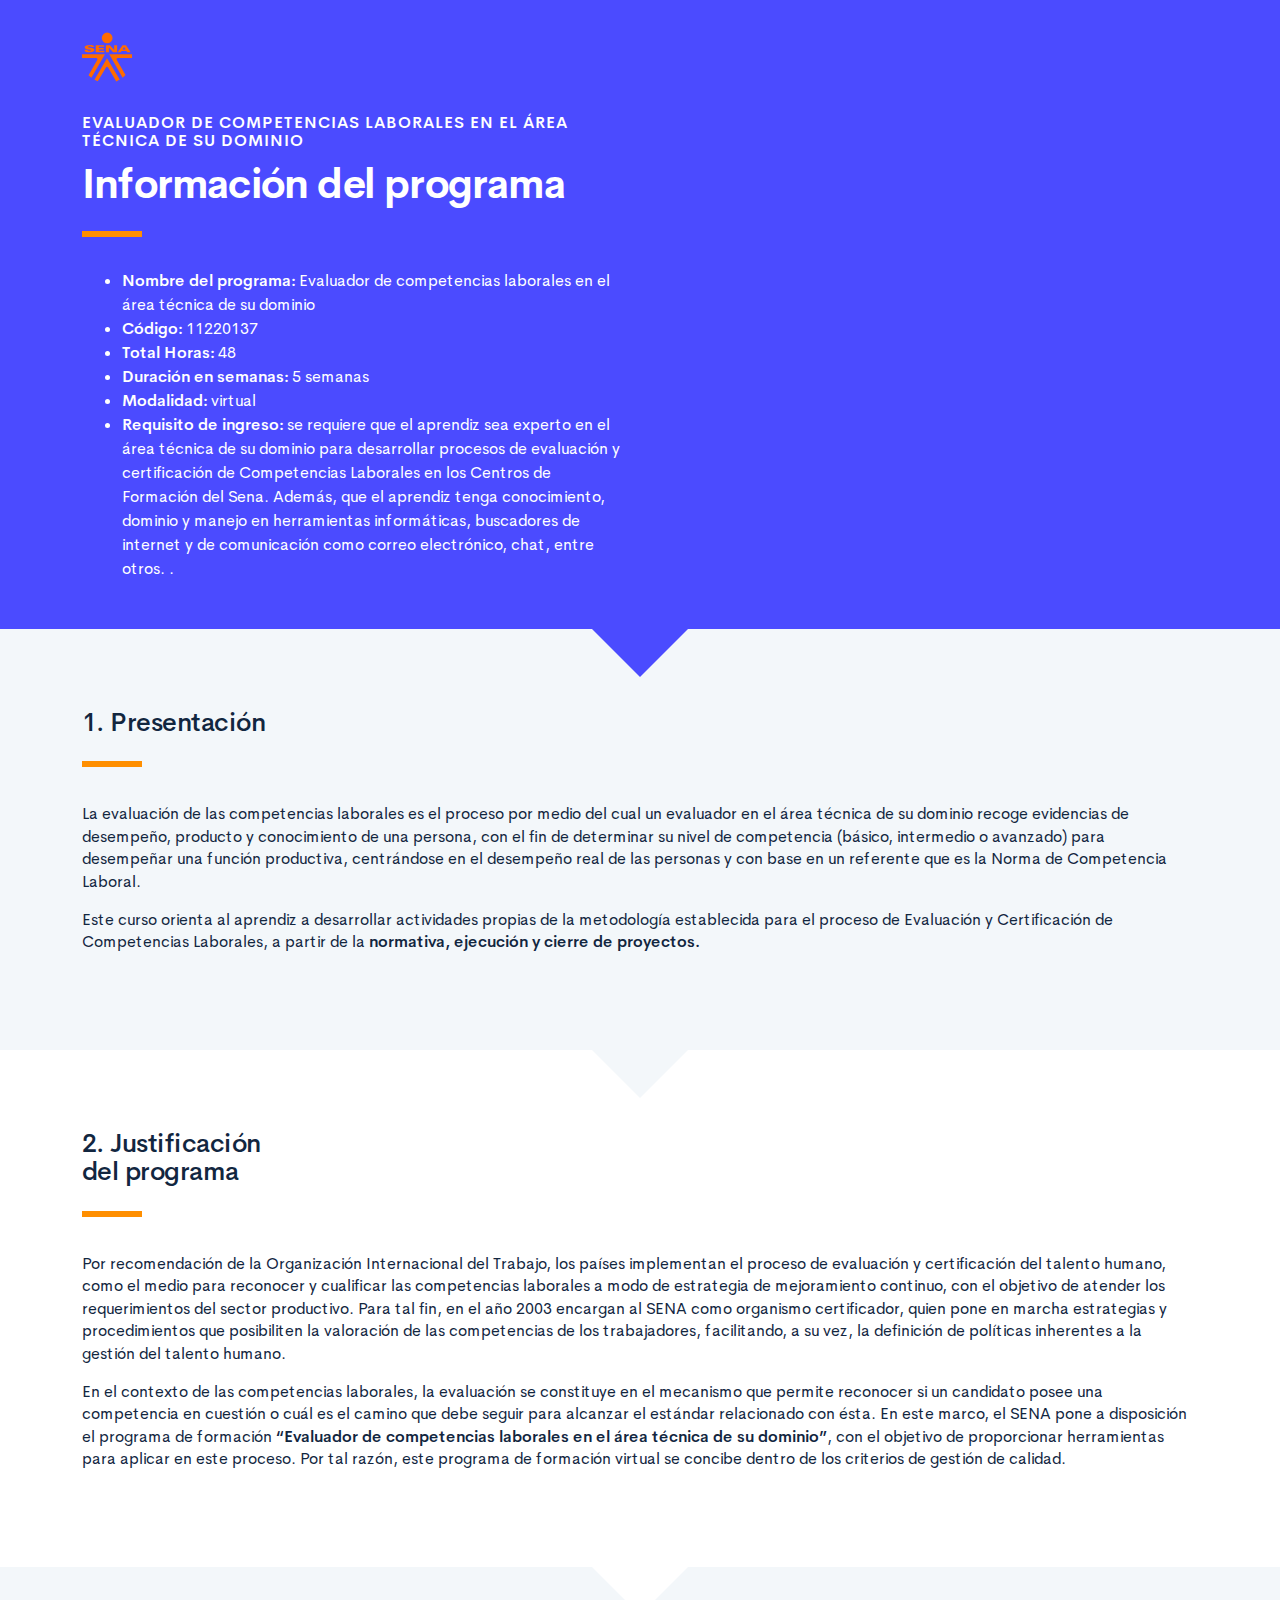
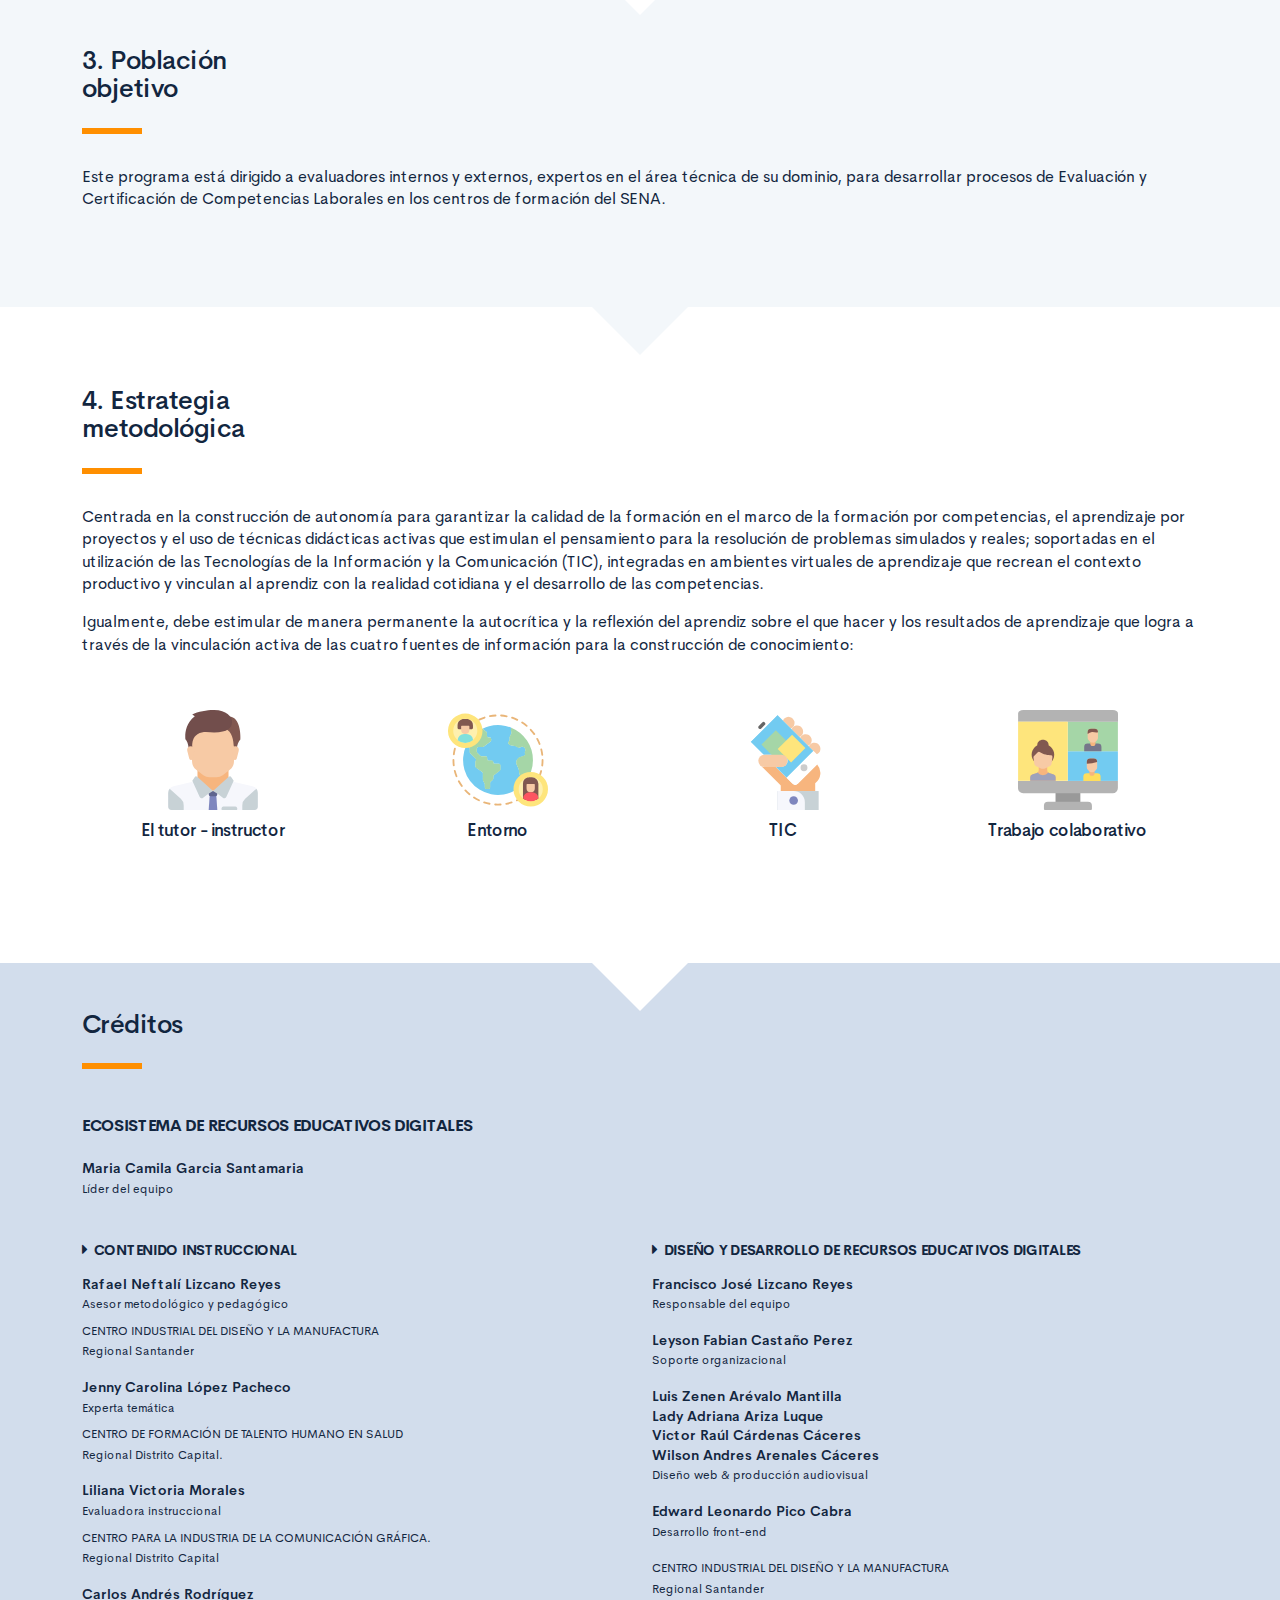
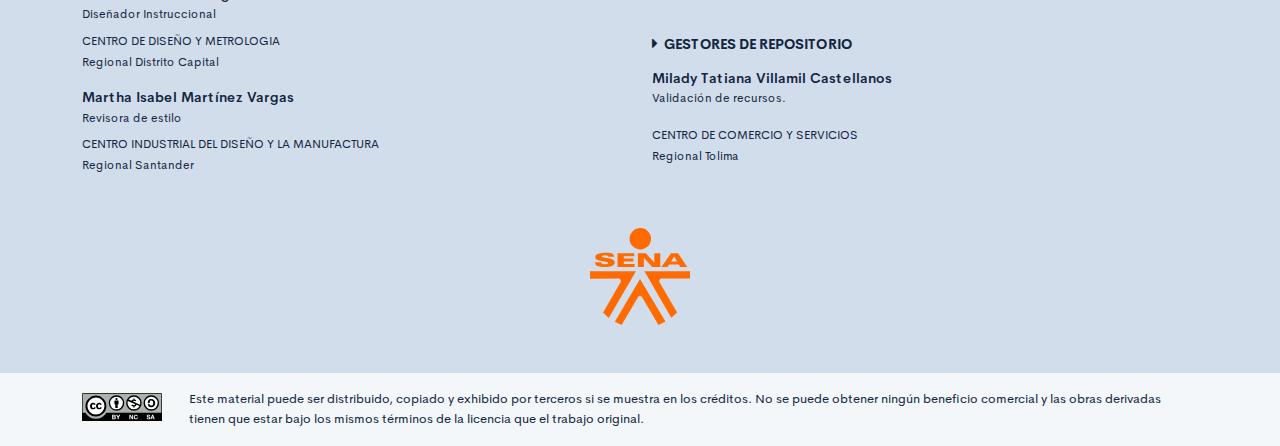
<file: public/info.html>
<!DOCTYPE html>
<html lang="es">
    <head>
        <meta charset="UTF-8">
        <meta name="viewport" content="width=device-width, user-scalable=no, initial-scale=1.0, maximum-scale=1.0, minimum-scale=1.0">
        <title>Información del programa: Salud Penitenciaria</title>
        <meta meta name="description" content="Ruta de aprendizaje programa Salud penitenciaria.">
        <link rel="icon" type="image/svg+xml" href="assets/images/logos/senaLogo.svg">
        <link rel="stylesheet" href="assets/fonts/feather/feather.css">
        <link rel="stylesheet" href="assets/fonts/fontawesome/css/font-awesome.css">
        <link href="assets/css/fancybox.css" rel="stylesheet">
        <link href="assets/css/animate.css" rel="stylesheet">
        <link rel="stylesheet" href="assets/css/main.css">
    </head>
    <body class="theme-dark page-header-textura" id="page-home">
        <header class="curso-presentacion page-header" id="CursoPresentacion">
            <div class="page-textura">
                <div class="container">
                    <div class="curso-topbar justify-content-center justify-content-md-start"><a class="curso-topbar__logo"><svg xmlns="http://www.w3.org/2000/svg" width="168.273" height="164.177" viewBox="0 0 168.273 164.177">
                                <path id="SENA_LOGO" data-name="SENA LOGO" d="M85.349,1a18.09,18.09,0,1,0,18.09,18.09h0A18.1,18.1,0,0,0,85.349,1ZM25.617,42.983a33.722,33.722,0,0,0-9.386,1.024,11.156,11.156,0,0,0-5.12,2.56A5.346,5.346,0,0,0,10.086,52.2c.683,1.707,2.56,2.9,4.608,3.584,4.437,1.536,9.386,1.877,13.994,2.731a5.1,5.1,0,0,1,2.389,1.024,1.369,1.369,0,0,1-.683,2.048,9.146,9.146,0,0,1-5.291.683A8.354,8.354,0,0,1,20.5,61.244a1.962,1.962,0,0,1-.853-2.389H9.233A7.663,7.663,0,0,0,10.6,63.463a7.59,7.59,0,0,0,4.267,2.389A28.541,28.541,0,0,0,23.4,66.876,52.426,52.426,0,0,0,35,66.023a11.043,11.043,0,0,0,5.8-2.9,5.358,5.358,0,0,0-1.365-8.533,21.267,21.267,0,0,0-5.8-2.048c-3.072-.683-5.973-1.024-9.045-1.536a9.114,9.114,0,0,1-3.072-.853,1.226,1.226,0,0,1,0-2.219,9.369,9.369,0,0,1,4.437-.683,10.554,10.554,0,0,1,4.608.853A1.877,1.877,0,0,1,31.59,49.81h9.9a5.669,5.669,0,0,0-1.195-3.584A8.875,8.875,0,0,0,35.515,43.5c-3.584-.341-6.827-.512-9.9-.512Zm21.333.683V67.217H75.792V62.1H57.531V57.489H73.744V52.54H57.531V48.786H75.109v-5.12Zm47.615,0H81.253V67.217H91.322V51.346l13.824,15.872h13.824V43.666H108.9v15.7Zm42.495,0L120.676,67.217h10.581l2.56-4.267H150.2l2.389,4.267h11.776l-15.53-23.551ZM142.35,49.3l5.12,8.533h-10.41ZM.7,74.044l.171,12.8L49,86.673c2.389.512,3.925,2.048,3.413,5.8l-29.7,51.711,9.557,9.045L78.01,74.044Zm91.646,0L137.4,152.89l9.9-8.874L117.433,92.3c-.512-3.584.853-5.291,3.413-5.8l48.127.171V74.044ZM84.837,87.185,42.512,159.546l11.264,5.461,28.159-47.615a4.283,4.283,0,0,1,2.9-1.195,4.681,4.681,0,0,1,3.072,1.195l28.159,47.786,11.605-5.973Z" transform="translate(-0.7 -1)" fill="#FF6B00" />
                            </svg>
                        </a></div>
                    <div class="curso-portada">
                        <div class="row align-items-center">
                            <div class="col-12 col-lg-6">
                                <h3 class="curso-subtitulo">Evaluador de competencias laborales en el área técnica de su dominio</h3>
                                <h1 class="curso-titulo">Información del programa</h1>
                                <div class="brand-line-primary"></div>
                                <p class="curso-descripcion">
                                <ul class="bg-brand-color-dark text-white">
                                    <li> <span><strong>Nombre del programa:</strong> Evaluador de competencias laborales en el área técnica de su dominio</span></li>
                                    <li> <span><strong>Código:</strong> 11220137</span></li>
                                    <li> <span><strong>Total Horas:</strong> 48</span></li>
                                    <li> <span><strong>Duración en semanas:</strong> 5 semanas</span></li>
                                    <li> <span><strong>Modalidad:</strong> virtual</span></li>
                                    <li> <span><strong>Requisito de ingreso:</strong> se requiere que el aprendiz sea experto en el área técnica de su dominio para desarrollar procesos de evaluación y certificación de Competencias Laborales en los Centros de Formación del Sena. Además, que el aprendiz tenga conocimiento, dominio y manejo en herramientas informáticas, buscadores de internet y de comunicación como correo electrónico, chat, entre otros. </i>.</span></li>
                                </ul>
                                </p>
                            </div>
                            <div class="col-12 col-lg-6">
                                <div class="embed-responsive embed-responsive-16by9"><iframe class="embed-responsive-item" width="560" height="315" src="https://www.youtube.com/embed/yAttOSxoYdc" frameborder="0" allow="accelerometer; autoplay; encrypted-media; gyroscope; picture-in-picture" allowfullscreen=""> </iframe></div>
                            </div>
                        </div>
                    </div>
                </div>
            </div>
        </header>
        <section class="section section-dark" id="Presentacion">
            <div class="container">
                <h1> 1. Presentación</h1>
                <div class="brand-line-primary"></div>
                <p class="mt-5">La evaluación de las competencias laborales es el proceso por medio del cual un evaluador en el área técnica de su dominio recoge evidencias de desempeño, producto y conocimiento de una persona, con el fin de determinar su nivel de competencia (básico, intermedio o avanzado) para desempeñar una función productiva, centrándose en el desempeño real de las personas y con base en un referente que es la Norma de Competencia Laboral.</p>
                <p>Este curso orienta al aprendiz a desarrollar actividades propias de la metodología establecida para el proceso de Evaluación y Certificación de Competencias Laborales, a partir de la <strong>normativa, ejecución y cierre de proyectos.</strong> </p>
            </div>
        </section>
        <section class="section section-light" id="Justificacion">
            <div class="container">
                <h1> 2. Justificación<br> del programa</h1>
                <div class="brand-line-primary"></div>
                <p class="mt-5">Por recomendación de la Organización Internacional del Trabajo, los países implementan el proceso de evaluación y certificación del talento humano, como el medio para reconocer y cualificar las competencias laborales a modo de estrategia de mejoramiento continuo, con el objetivo de atender los requerimientos del sector productivo. Para tal fin, en el año 2003 encargan al SENA como organismo certificador, quien pone en marcha estrategias y procedimientos que posibiliten la valoración de las competencias de los trabajadores, facilitando, a su vez, la definición de políticas inherentes a la gestión del talento humano.</p>
                <p>En el contexto de las competencias laborales, la evaluación se constituye en el mecanismo que permite reconocer si un candidato posee una competencia en cuestión o cuál es el camino que debe seguir para alcanzar el estándar relacionado con ésta. En este marco, el SENA pone a disposición el programa de formación <strong>“Evaluador de competencias laborales en el área técnica de su dominio”</strong>, con el objetivo de proporcionar herramientas para aplicar en este proceso. Por tal razón, este programa de formación virtual se concibe dentro de los criterios de gestión de calidad.</p>
            </div>
        </section>
        <section class="section section-dark" id="Poblacion">
            <div class="container">
                <h1> 3. Población <br>objetivo</h1>
                <div class="brand-line-primary"></div>
                <p>Este programa está dirigido a evaluadores internos y externos, expertos en el área técnica de su dominio, para desarrollar procesos de Evaluación y Certificación de Competencias Laborales en los centros de formación del SENA.</p>
            </div>
        </section>
        <section class="section section-light" id="Estrategia">
            <div class="container">
                <h1>4. Estrategia <br>metodológica</h1>
                <div class="brand-line-primary"></div>
                <p>Centrada en la construcción de autonomía para garantizar la calidad de la formación en el marco de la formación por competencias, el aprendizaje por proyectos y el uso de técnicas didácticas activas que estimulan el pensamiento para la resolución de problemas simulados y reales; soportadas en el utilización de las Tecnologías de la Información y la Comunicación (TIC), integradas en ambientes virtuales de aprendizaje que recrean el contexto productivo y vinculan al aprendiz con la realidad cotidiana y el desarrollo de las competencias. </p>
                <p>Igualmente, debe estimular de manera permanente la autocrítica y la reflexión del aprendiz sobre el que hacer y los resultados de aprendizaje que logra a través de la vinculación activa de las cuatro fuentes de información para la construcción de conocimiento: </p>
                <div class="row mt-4">
                    <article class="col-md-6 col-lg-3 my-2">
                        <div class="box bg-gray-200 d-flex flex-column justify-content-center align-items-center p-4 rounded-lg"><img class="img-fluid" src="assets/images/info/tutor.svg" style="width: 100px; height: 100px;">
                            <h3 class="my-3">El tutor - instructor</h3>
                        </div>
                    </article>
                    <article class="col-md-6 col-lg-3 my-2">
                        <div class="box bg-gray-200 d-flex flex-column justify-content-center align-items-center p-4 rounded-lg"><img class="img-fluid" src="assets/images/info/entorno.svg" style="width: 100px; height: 100px;">
                            <h3 class="my-3">Entorno</h3>
                        </div>
                    </article>
                    <article class="col-md-6 col-lg-3 my-2">
                        <div class="box bg-gray-200 d-flex flex-column justify-content-center align-items-center p-4 rounded-lg"><img class="img-fluid" src="assets/images/info/tic.svg" style="width: 100px; height: 100px;">
                            <h3 class="my-3">TIC</h3>
                        </div>
                    </article>
                    <article class="col-md-6 col-lg-3 my-2">
                        <div class="box bg-gray-200 d-flex flex-column justify-content-center align-items-center p-4 rounded-lg" style="height: 100%;"><img class="img-fluid" src="assets/images/info/colaborativo.svg" style="width: 100px; height: 100px;">
                            <h3 class="my-3">Trabajo colaborativo</h3>
                        </div>
                    </article>
                </div>
            </div>
        </section>
        <footer class="footer" id="Creditos">
            <div class="container">
                <h1>Créditos </h1>
                <div class="brand-line-primary"></div>
                <div class="row">
                    <div class="col-12 col-md-5">
                        <h3 class="footer-subtitulo mb-4">ECOSISTEMA DE RECURSOS EDUCATIVOS DIGITALES </h3>
                        <p class="footer-texto mb-2"><strong>Maria Camila Garcia Santamaria</strong><br /> <span class="text-small">Líder del equipo</span></p>
                    </div>
                </div>
                <div class="row mt-5">
                    <div class="col-12 col-md-6">
                        <h4 class="footer-subtitulo-2 mt-0">
                            <div class="fa fa-caret-right mr-2"></div>Contenido Instruccional
                        </h4>
                        <p class="footer-texto mb-2"><strong>Rafael Neftalí Lizcano Reyes</strong><br /> <span class="text-small">Asesor metodológico y pedagógico</span></p>
                        <p class="footer-texto"><span class="text-small text-uppercase">Centro Industrial Del Diseño Y La Manufactura </span><br /><span class="text-small">Regional Santander</span></p>
                        <p class="footer-texto mb-2"><strong>Jenny Carolina López Pacheco</strong><br /> <span class="text-small">Experta temática <br /></span></p>
                        <p class="footer-texto"><span class="text-small text-uppercase">Centro de Formación de Talento Humano en Salud</span><br /><span class="text-small">Regional Distrito Capital.</span></p>
                        <p class="footer-texto mb-2"><strong>Liliana Victoria Morales</strong><br /><span class="text-small">Evaluadora instruccional <br /></span></p>
                        <p class="footer-texto"><span class="text-small text-uppercase">Centro para la Industria de la Comunicación Gráfica. </span><br /><span class="text-small">Regional Distrito Capital</span></p>
                        <p class="footer-texto mb-2"><strong>Carlos Andrés Rodríguez</strong><br /><span class="text-small">Diseñador Instruccional <br /></span></p>
                        <p class="footer-texto"><span class="text-small text-uppercase">Centro de Diseño y Metrologia</span><br /><span class="text-small">Regional Distrito Capital</span></p>
                        <p class="footer-texto mb-2"><strong>Martha Isabel Martínez Vargas</strong><br /><span class="text-small">Revisora de estilo<br /></span></p>
                        <p class="footer-texto"><span class="text-small text-uppercase">Centro Industrial Del Diseño Y La Manufactura </span><br /><span class="text-small">Regional Santander </span></p>
                    </div>
                    <div class="col-12 col-md-6">
                        <h4 class="footer-subtitulo-2 mt-0">
                            <div class="fa fa-caret-right mr-2"></div>Diseño y desarrollo de recursos educativos digitales
                        </h4>
                        <p class="footer-texto"><strong>Francisco José Lizcano Reyes </strong><br /> <span class="text-small">Responsable del equipo<br /></span></p>
                        <p class="footer-texto"><strong>Leyson Fabian Castaño Perez</strong><br /> <span class="text-small">Soporte organizacional<br /></span></p>
                        <p class="footer-texto"> <strong>Luis Zenen Arévalo Mantilla</strong><br />
                            <strong>Lady Adriana Ariza Luque</strong><br />
                            <strong>Victor Raúl Cárdenas Cáceres</strong><br />
                            <strong>Wilson Andres Arenales Cáceres</strong><br /><span class="text-small">Diseño web & producción audiovisual<br /></span></p>
                        <p class="footer-texto"><strong>Edward Leonardo Pico Cabra</strong><br /><span class="text-small">Desarrollo front-end<br /></span></p>
                        <p class="footer-texto"><span class="text-small text-uppercase">CENTRO INDUSTRIAL DEL DISEÑO Y LA MANUFACTURA </span><br /><span class="text-small">Regional Santander</span></p>
                        <h4 class="footer-subtitulo-2 mt-5">
                            <div class="fa fa-caret-right mr-2"></div>Gestores de repositorio
                        </h4>
                        <p class="footer-texto"><strong>Milady Tatiana Villamil Castellanos</strong><br /> <span class="text-small">Validación de recursos.<br /></span></p>
                        <p class="footer-texto"><span class="text-small text-uppercase">Centro de comercio y servicios </span><br /><span class="text-small">Regional Tolima</span></p>
                    </div>
                </div>
                <div class="row justify-content-center align-items-center mt-5"><img src="assets/images/logos/senaLogo.svg" style="max-width:100px" /></div>
            </div>
        </footer>
        <section id="cc">
            <div class="container">
                <div class="d-flex flex-column flex-sm-row"><span class="pr-3"><i class="icon cc"></i></span><span>Este material puede ser distribuido, copiado y exhibido por terceros si se muestra en los créditos. No se puede obtener ningún beneficio comercial y las obras derivadas tienen que estar bajo los mismos términos de la licencia que el trabajo original.</span></div>
            </div>
        </section>
    </body>
</html>
</file>
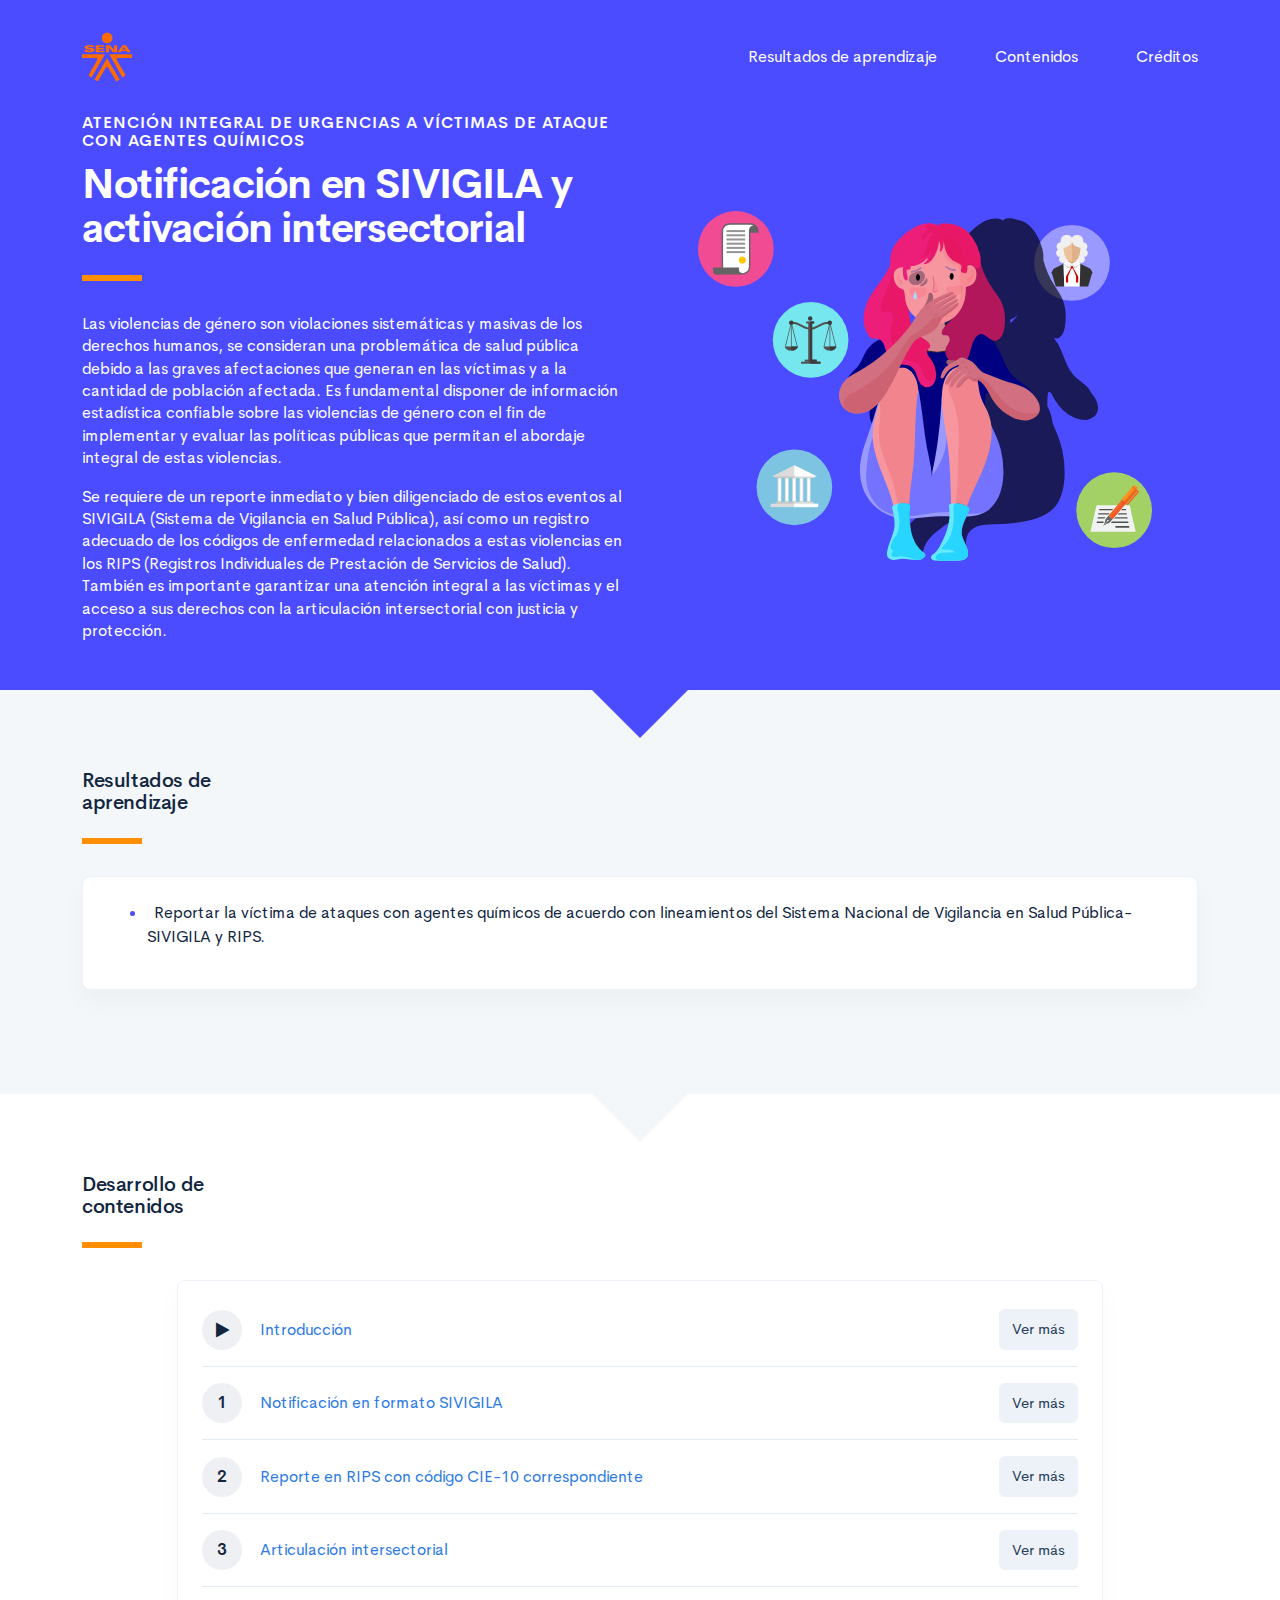
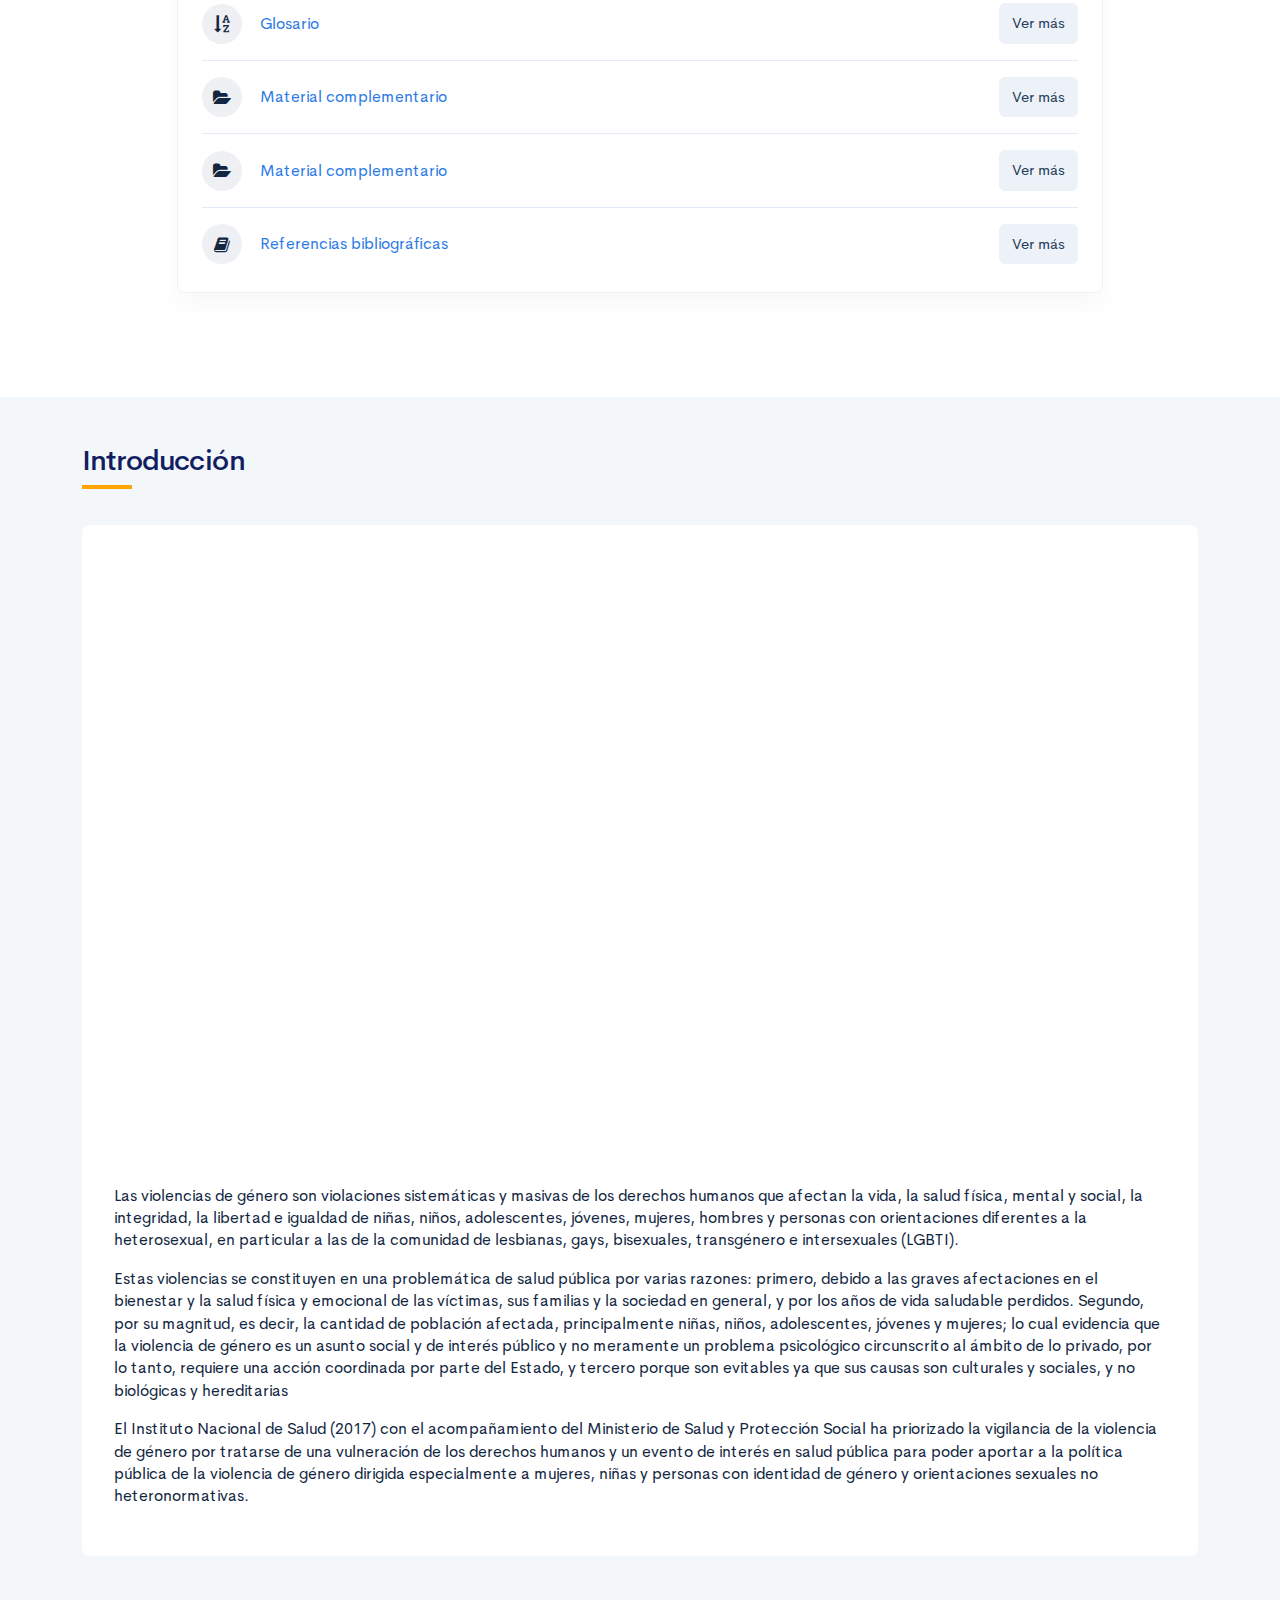
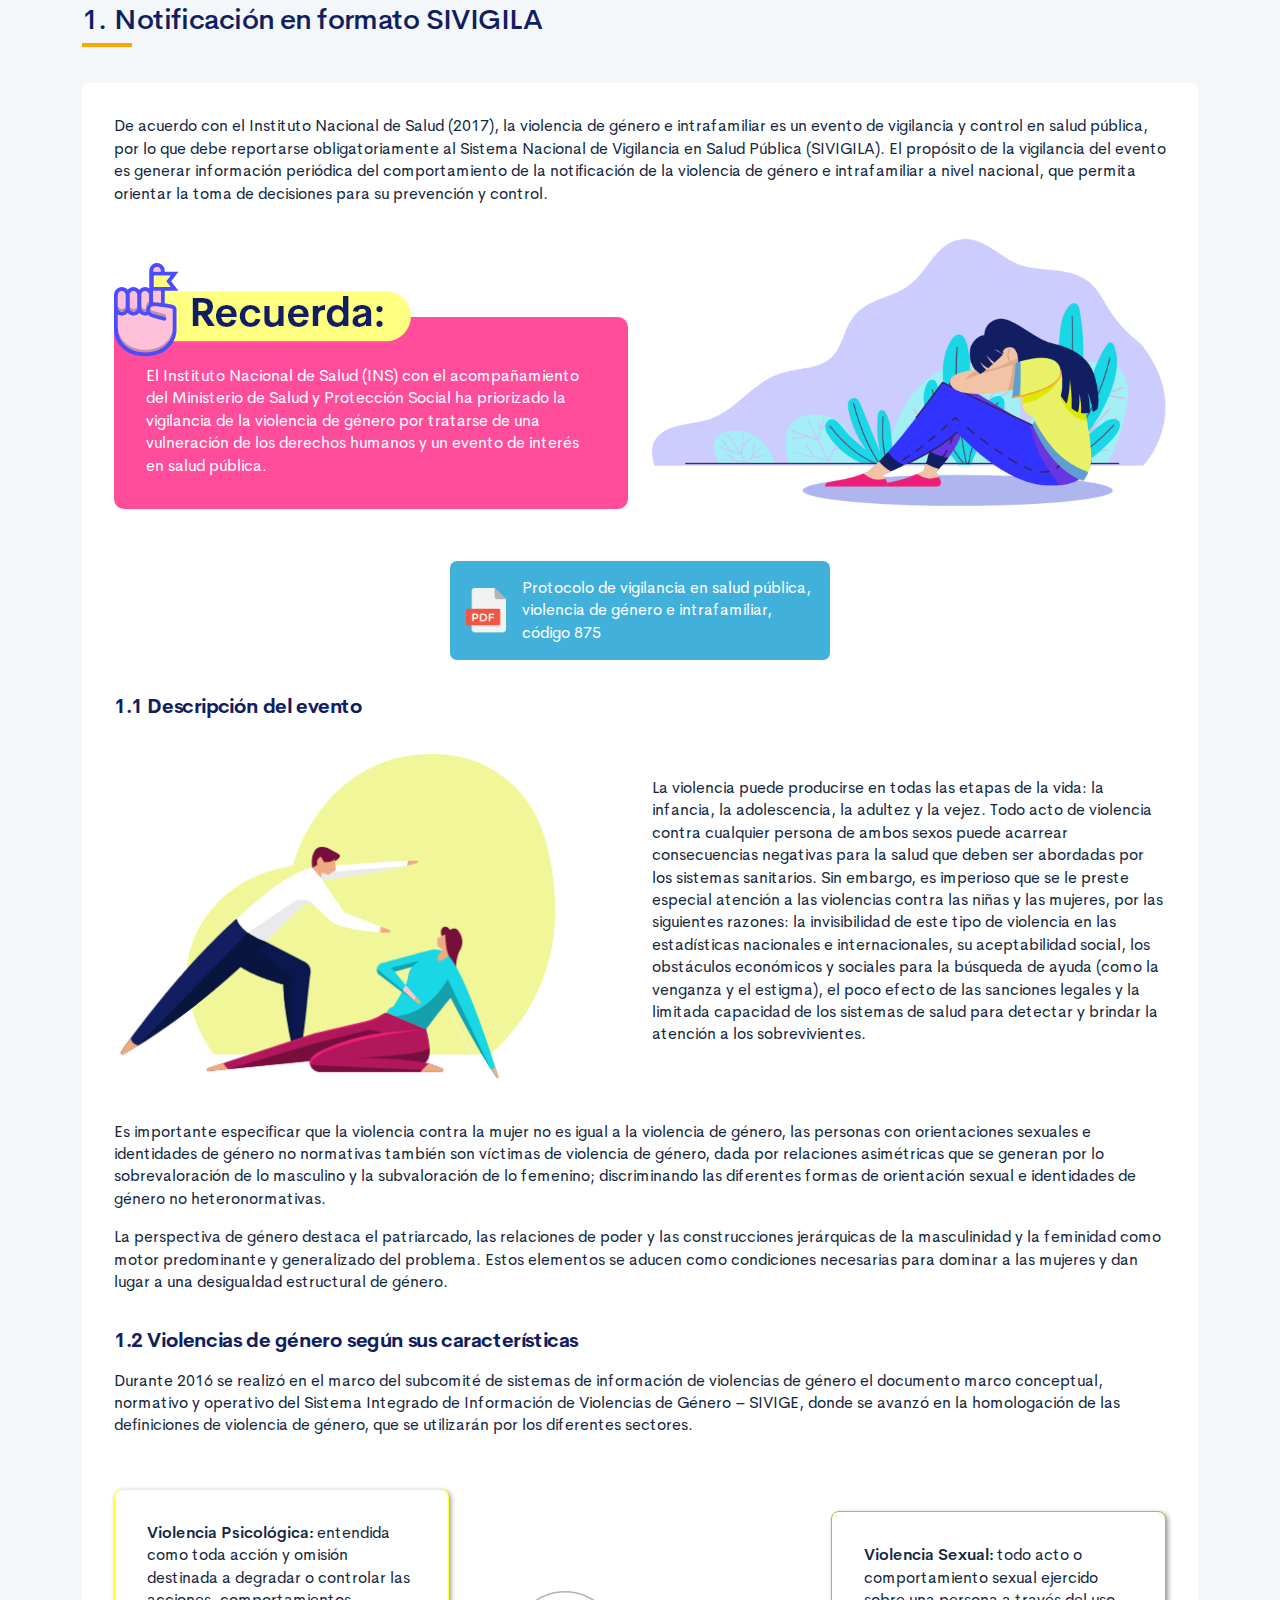
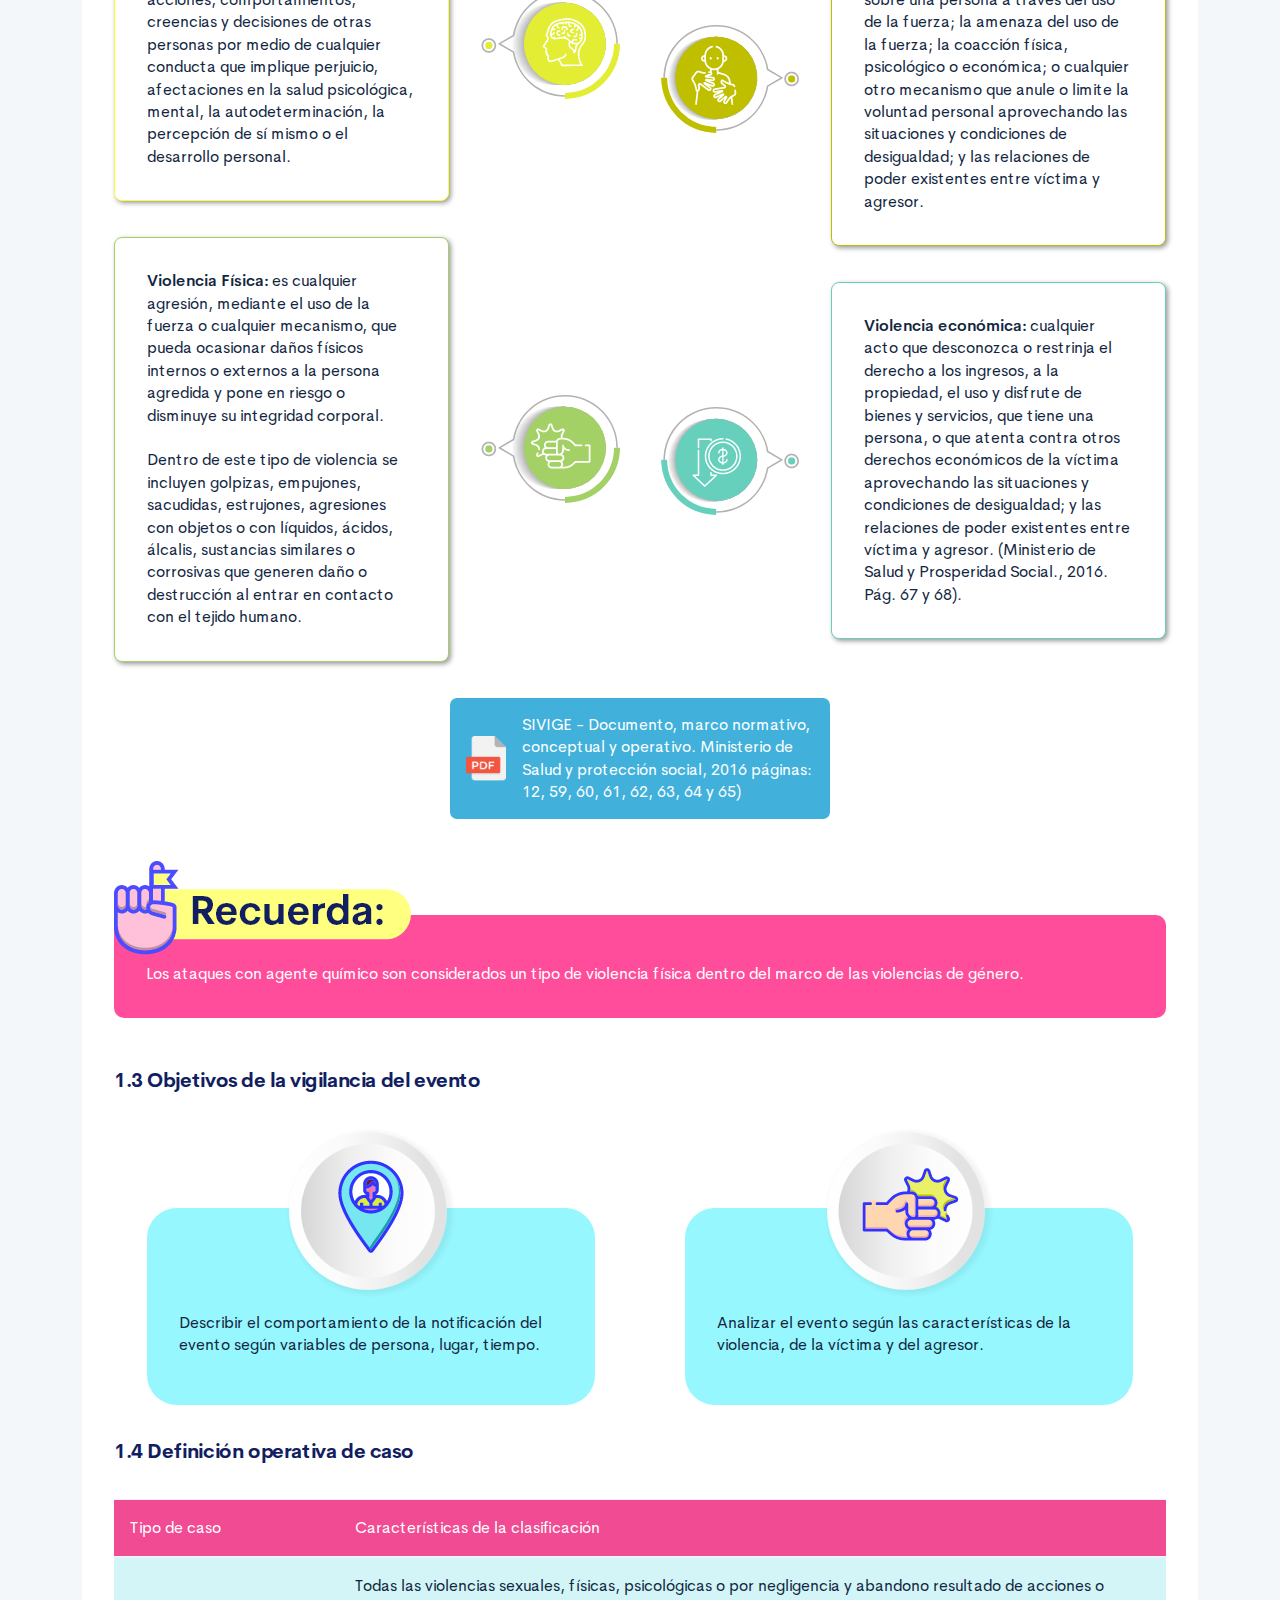
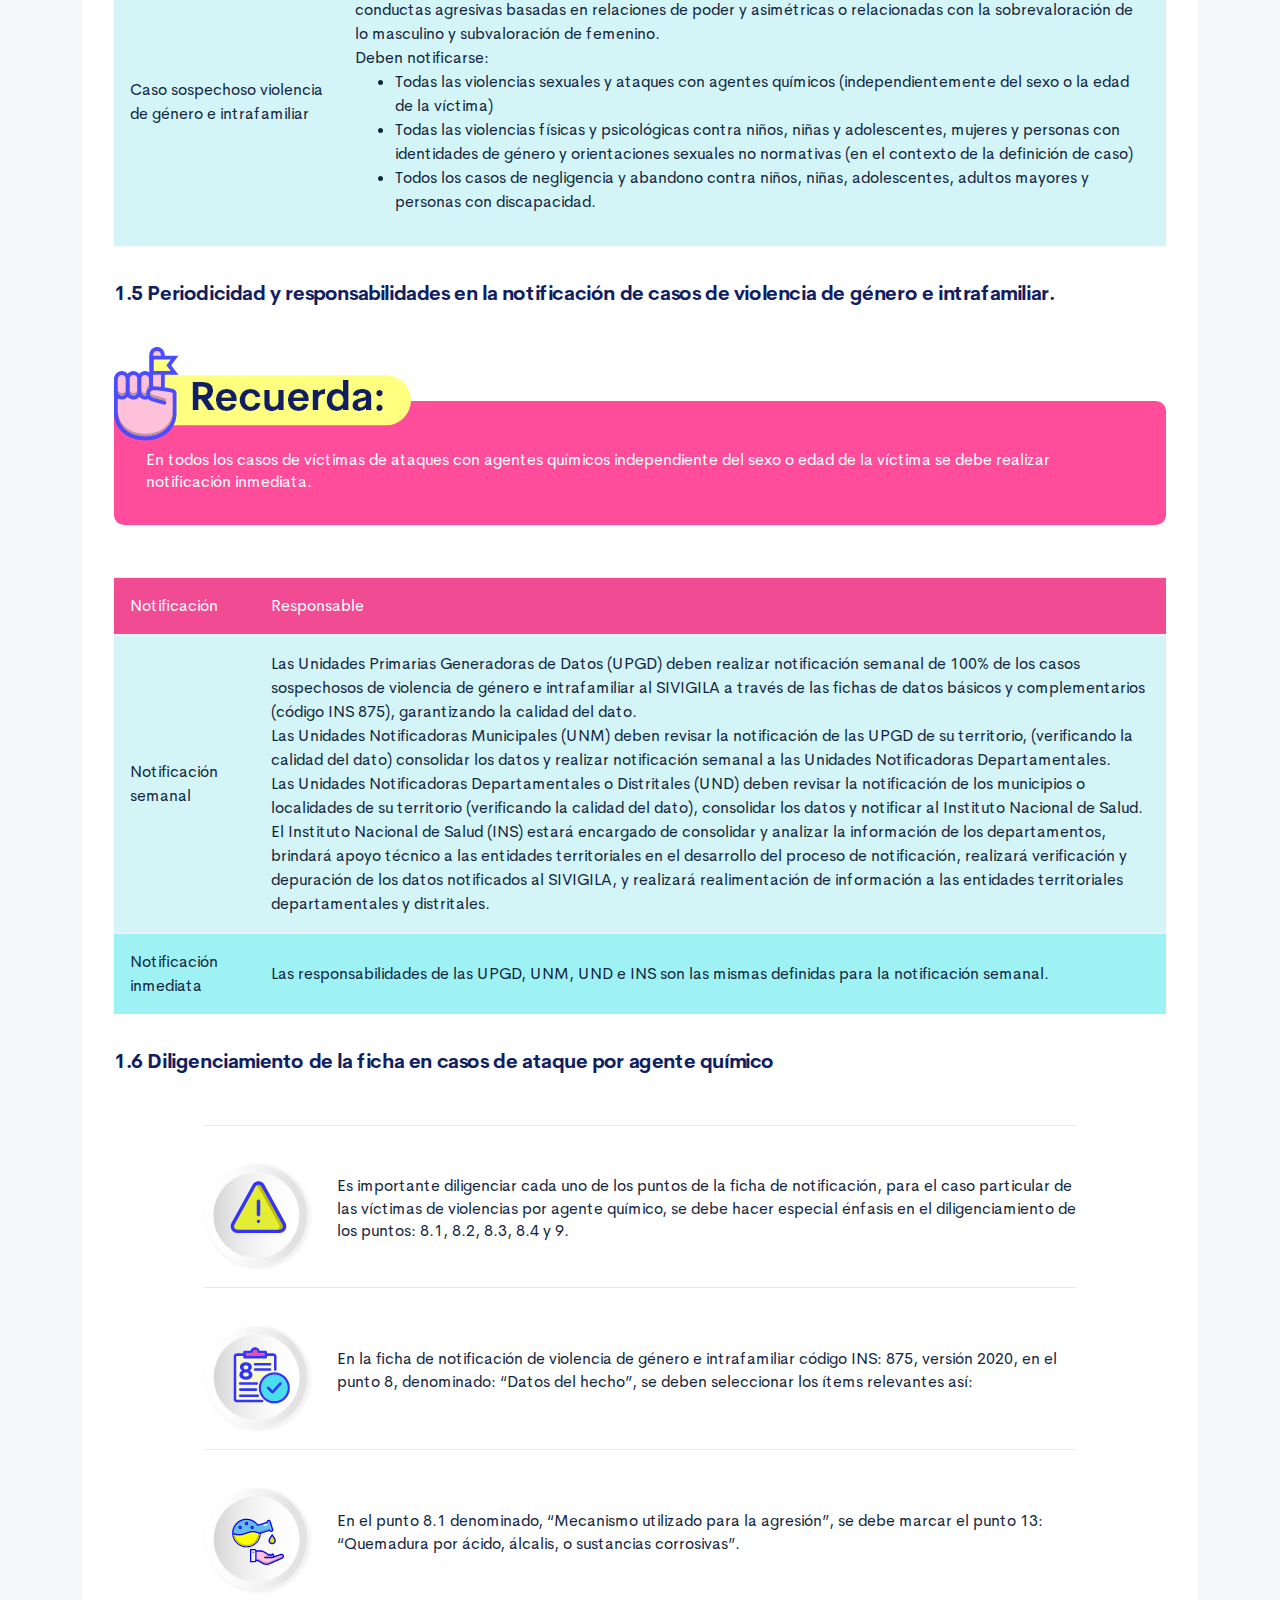
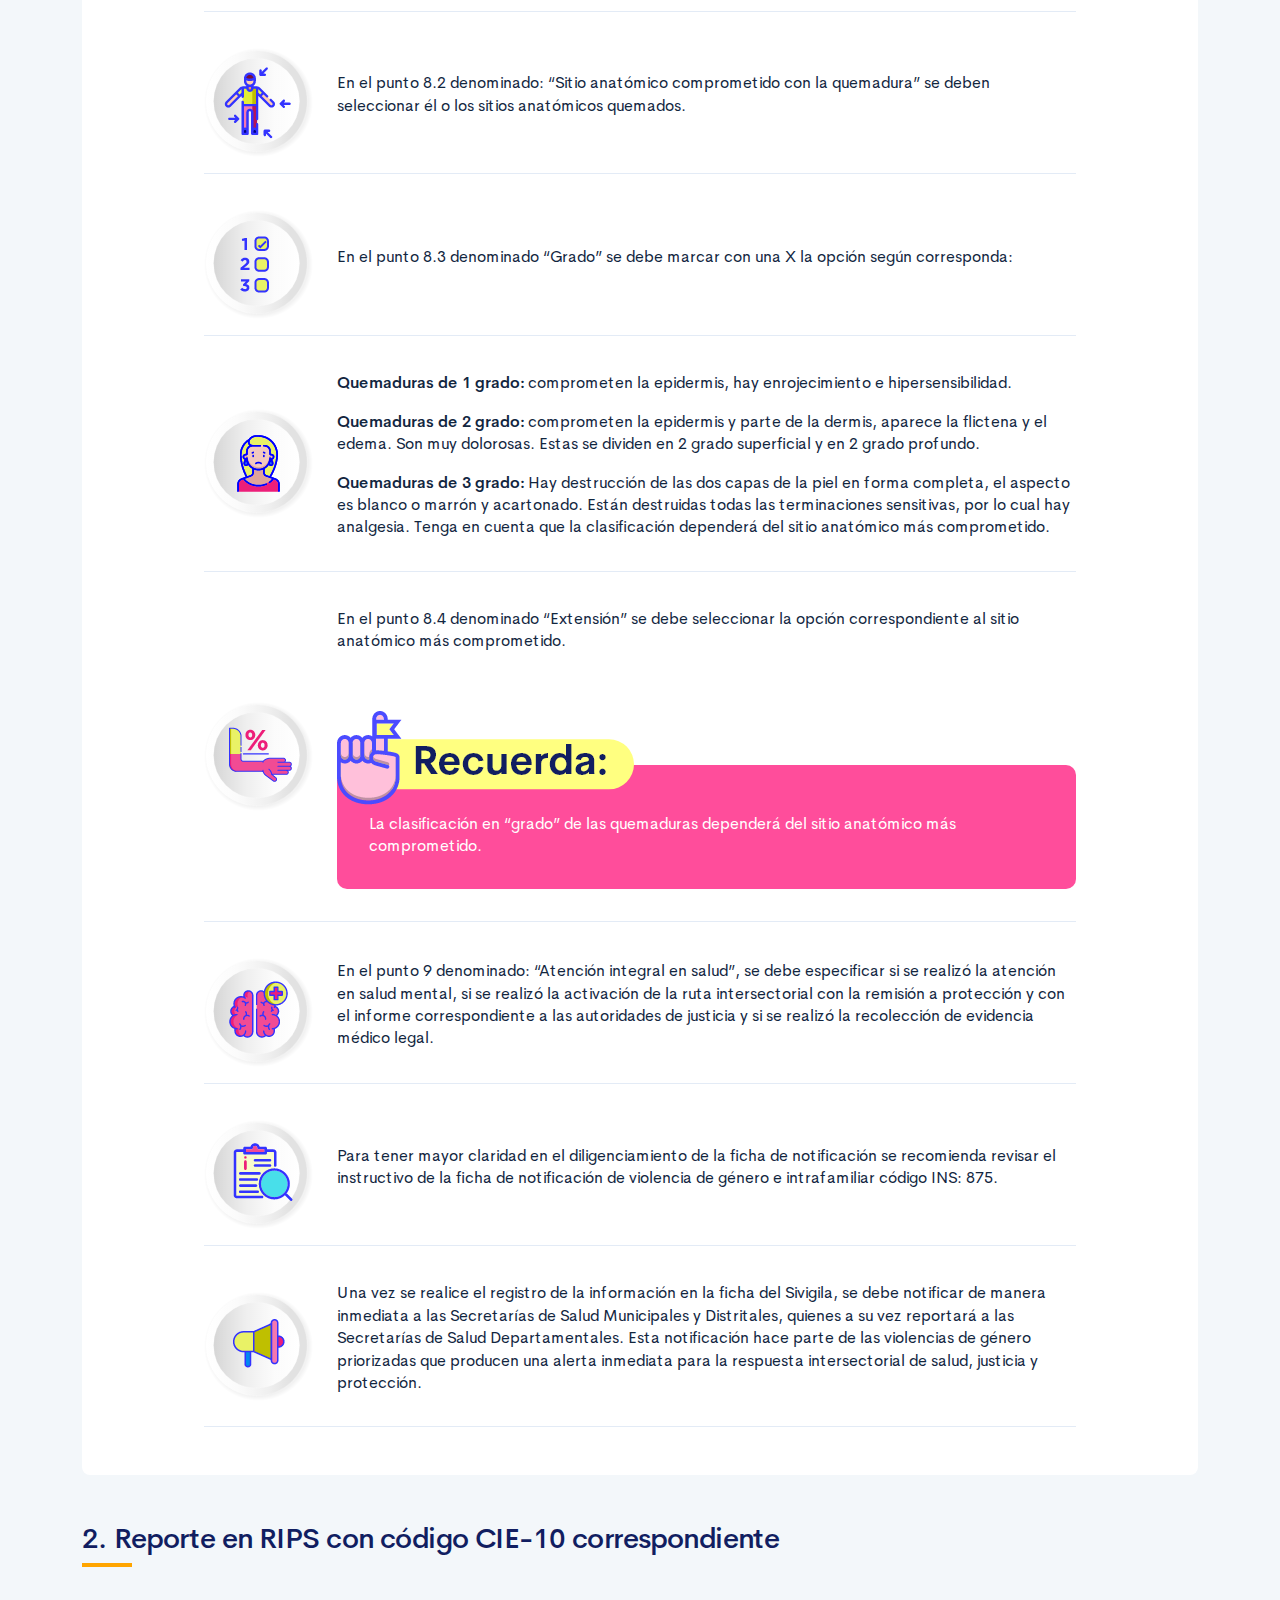
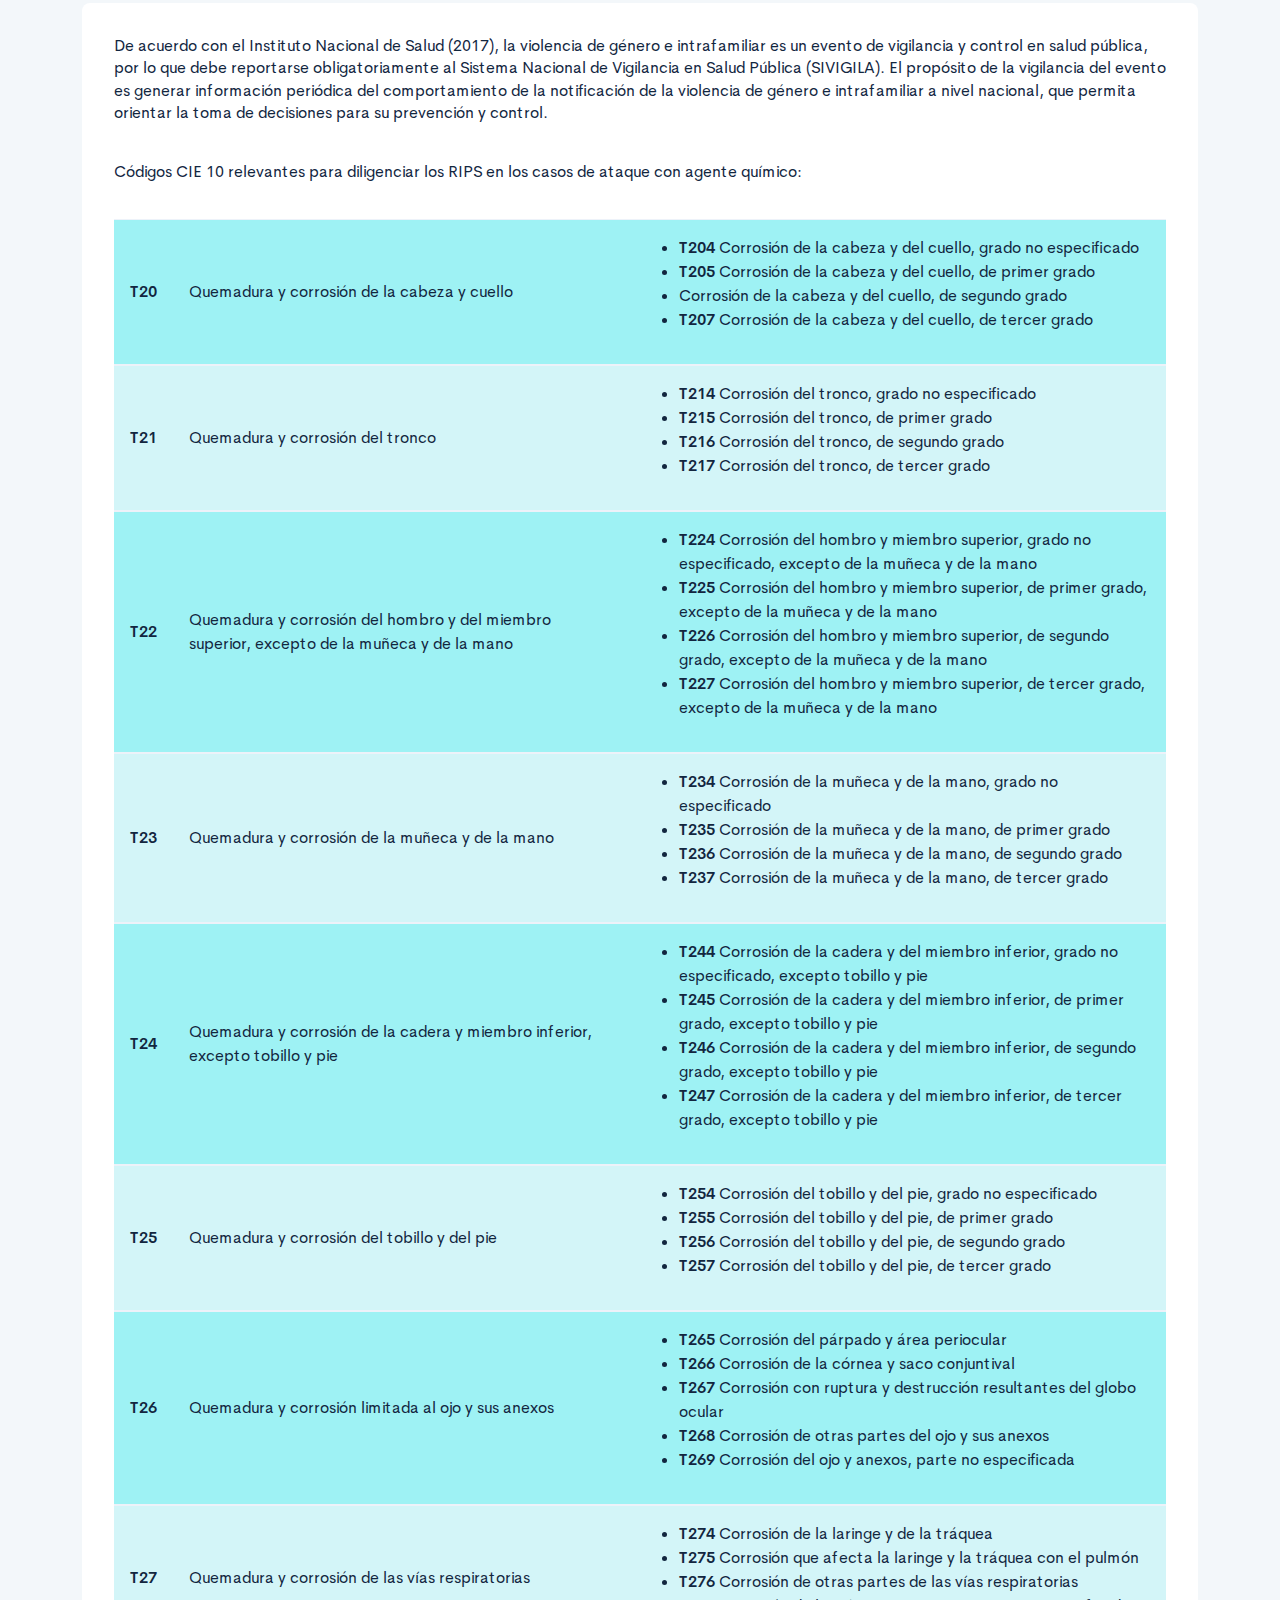
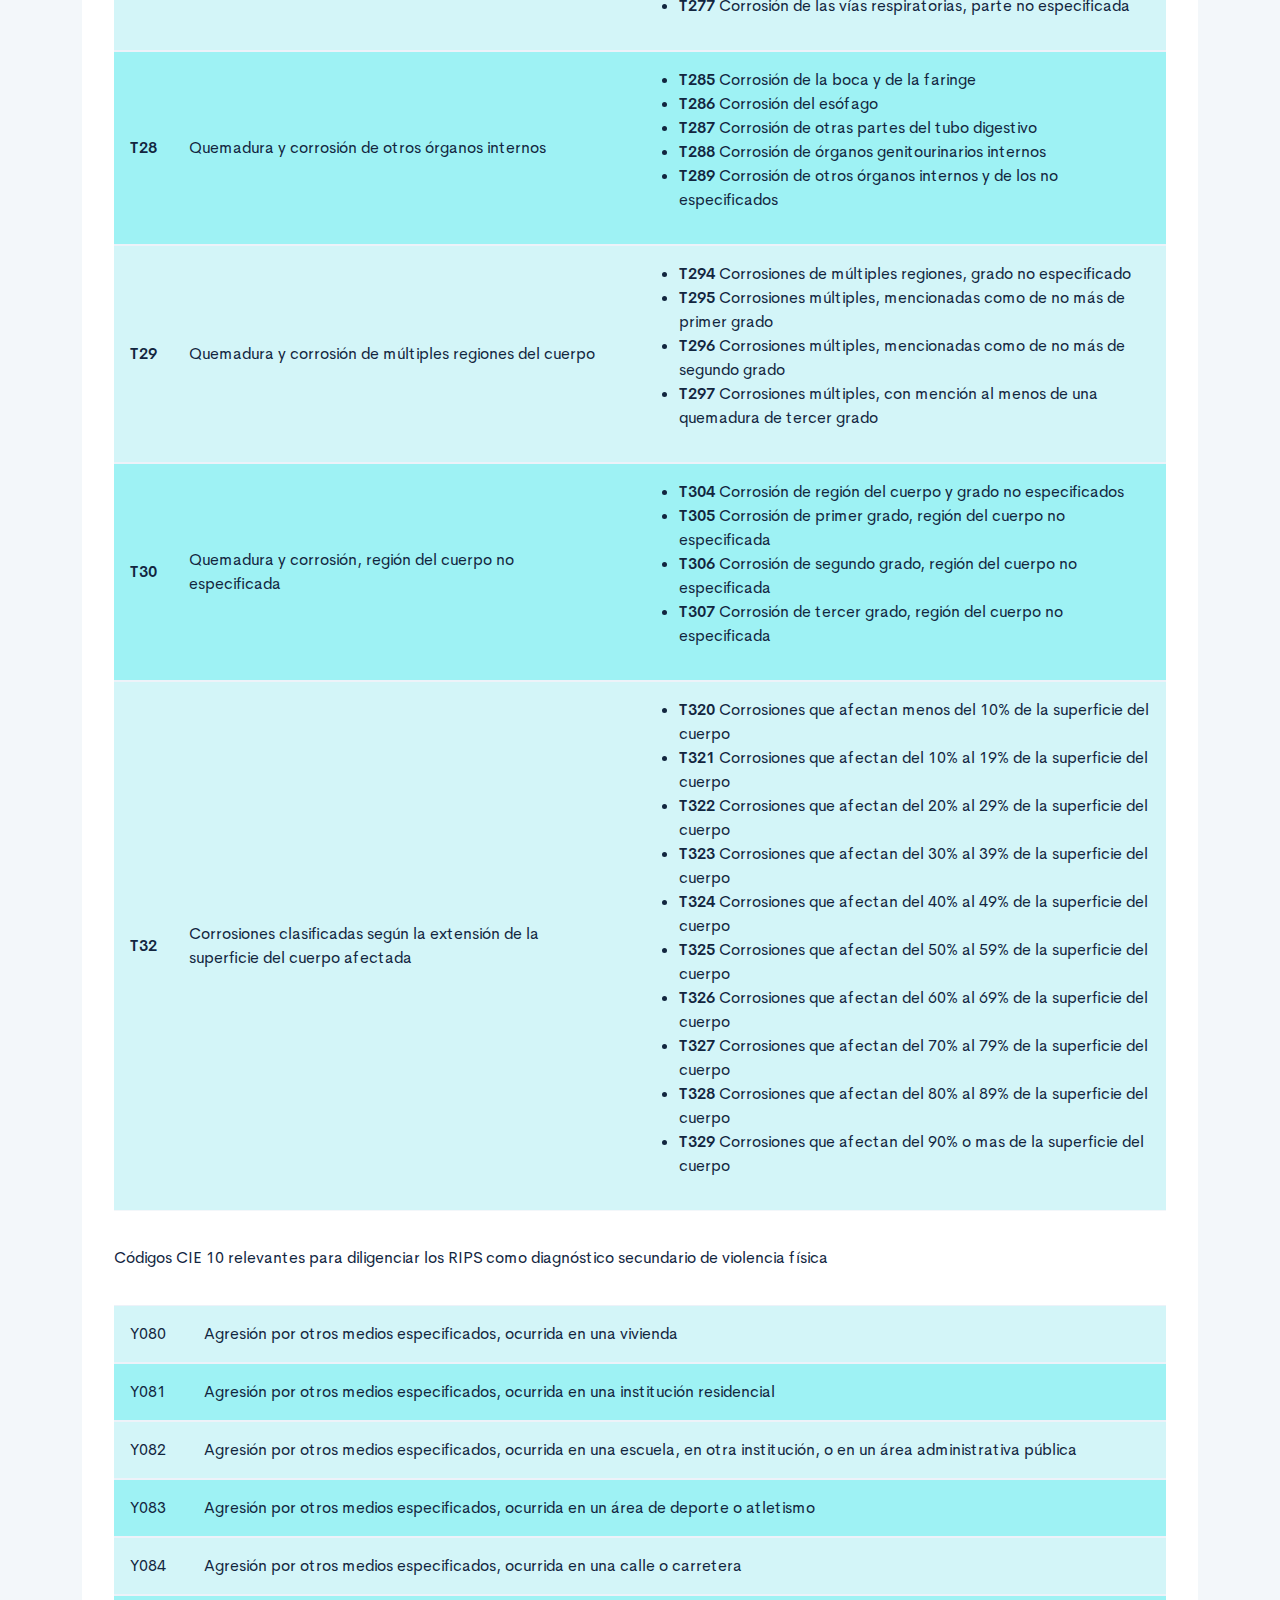
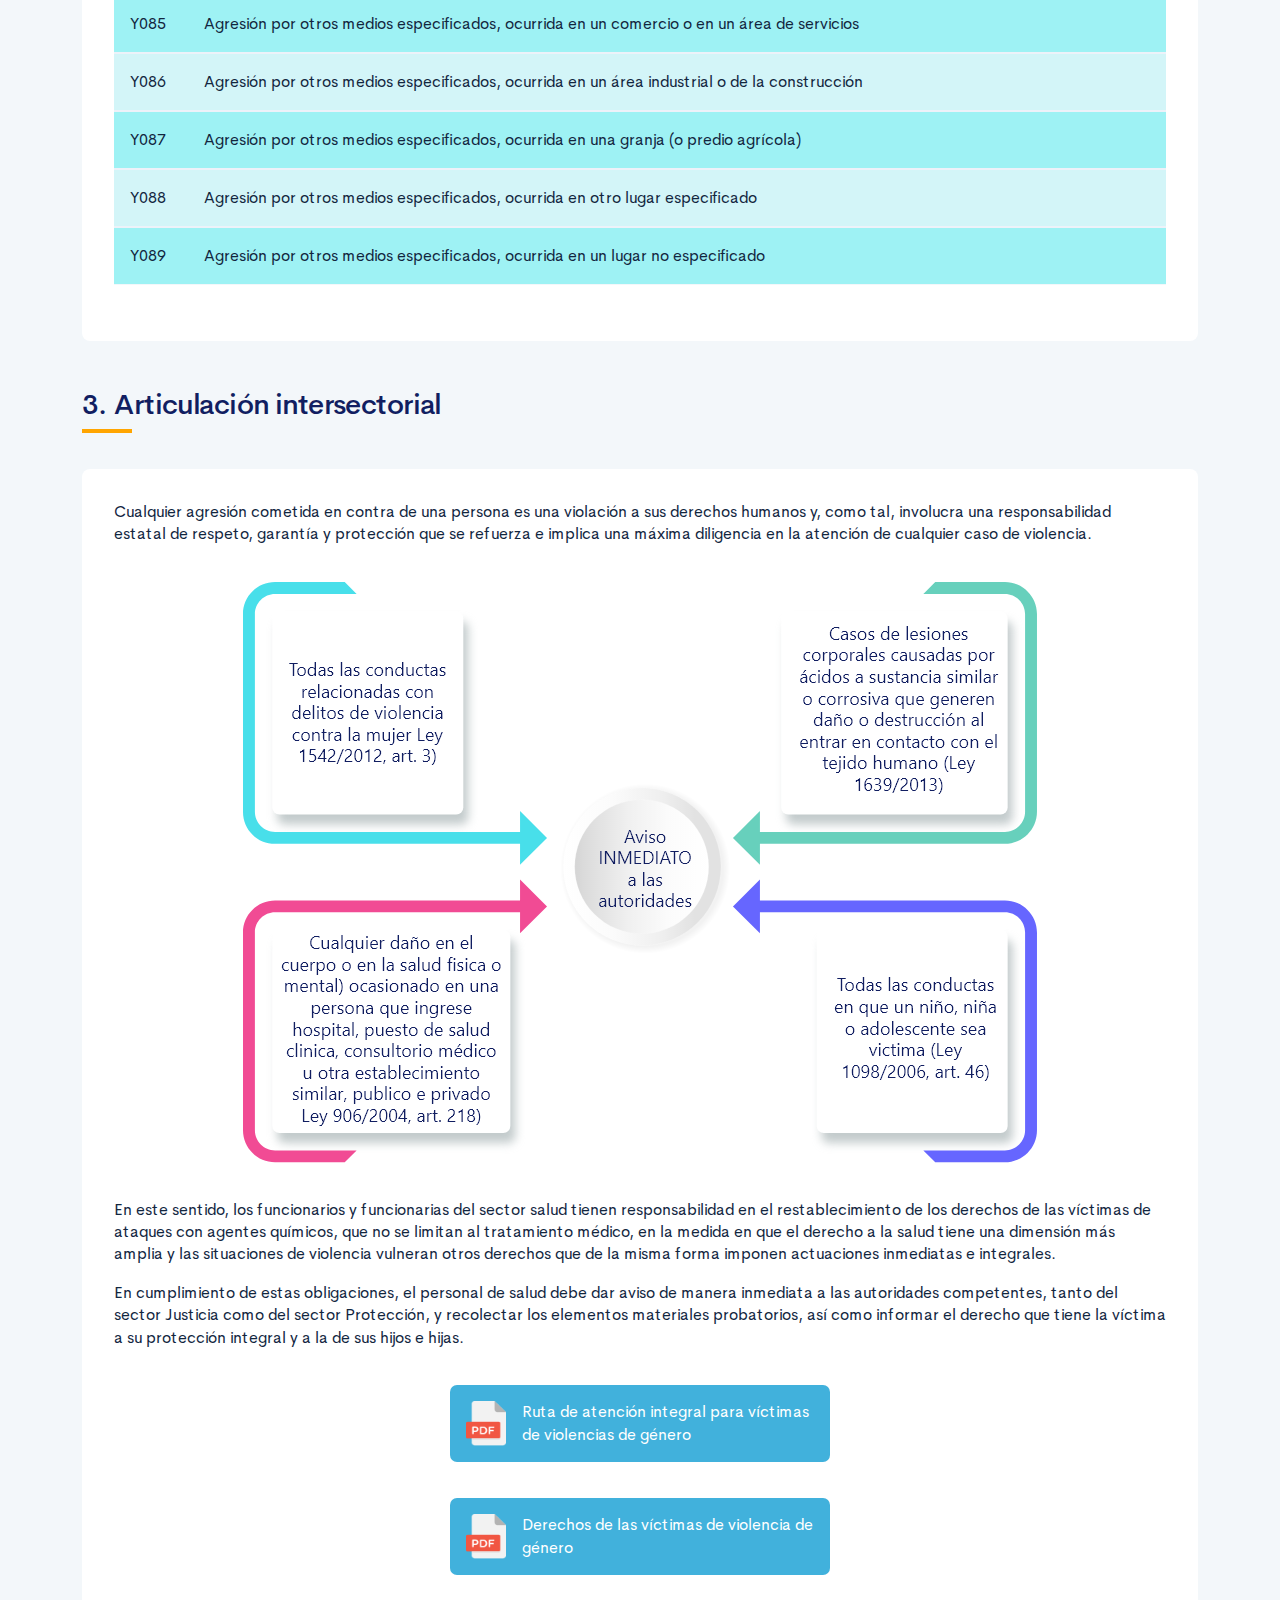
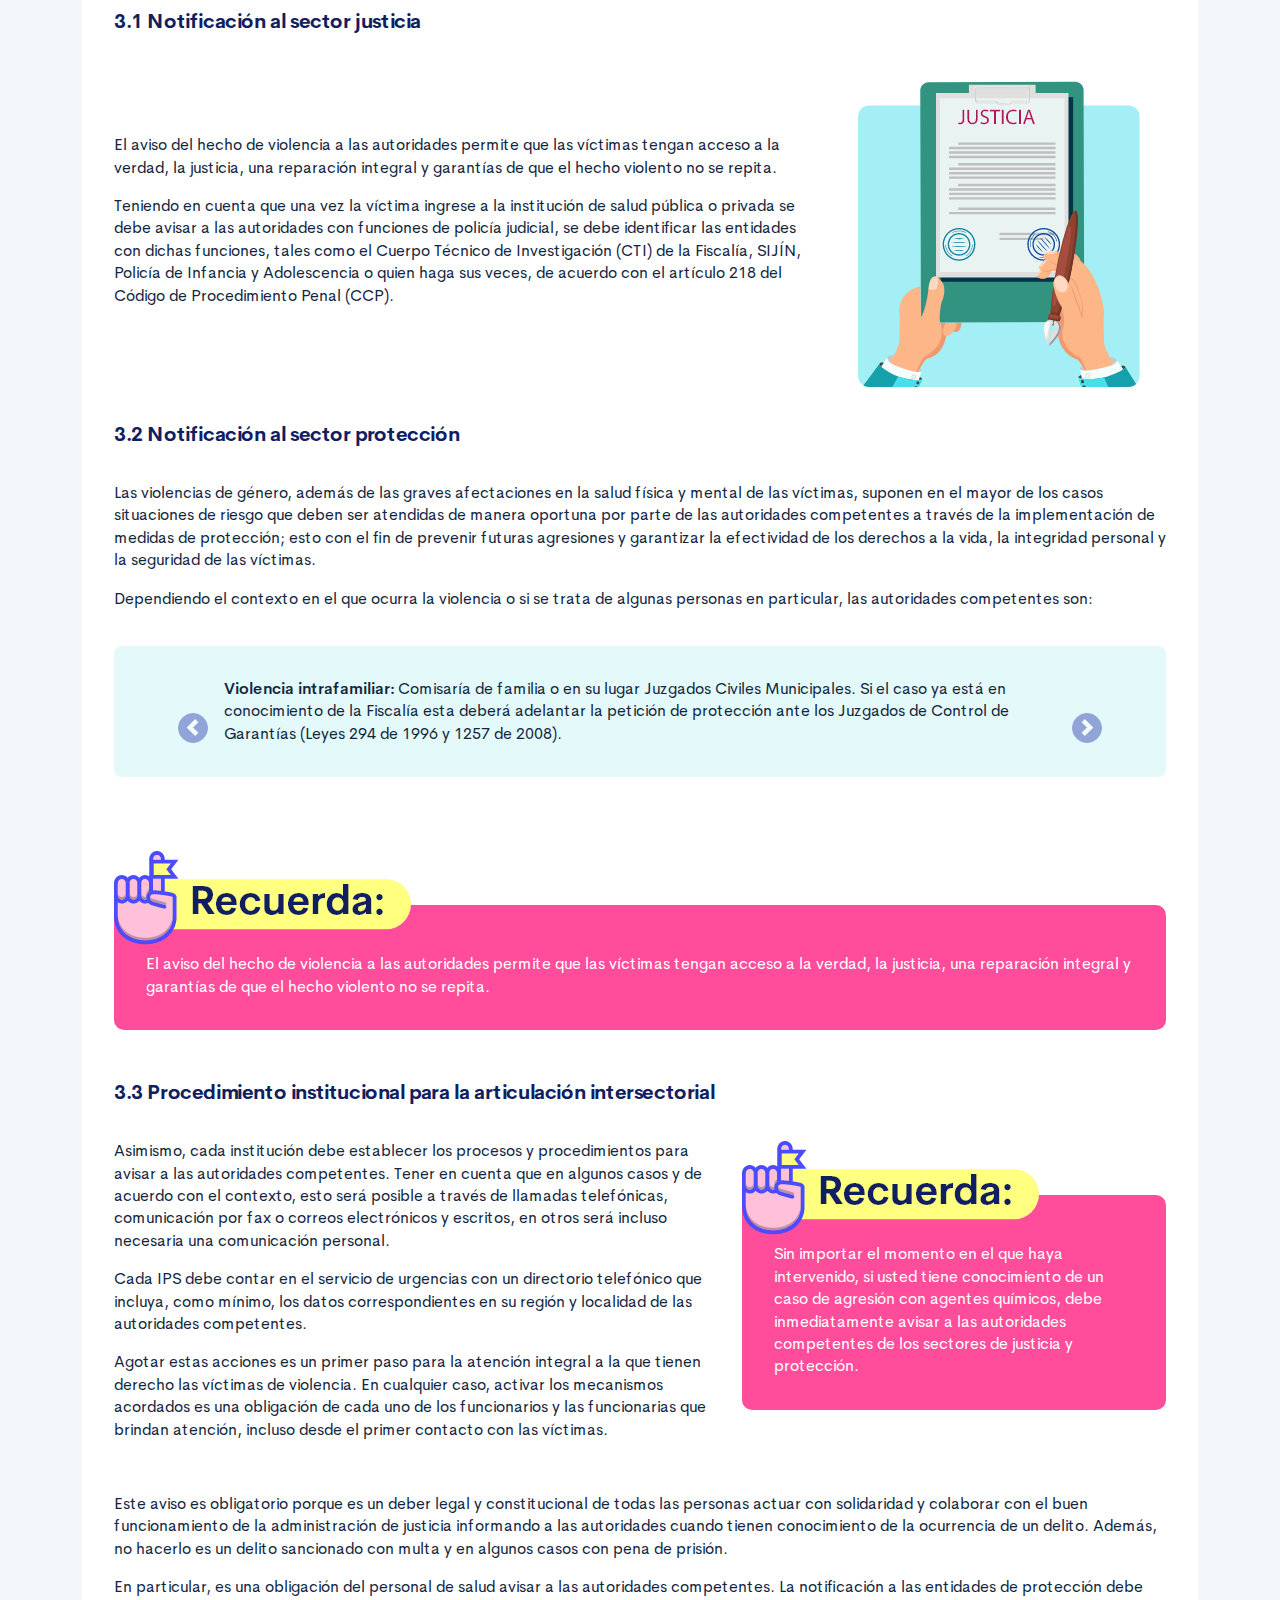
<file: public/material.html>
<!DOCTYPE html>
<html lang="es">
    <head>
        <meta charset="UTF-8">
        <meta name="viewport" content="width=device-width, user-scalable=no, initial-scale=1.0, maximum-scale=1.0, minimum-scale=1.0">
        <title>Notificación en SIVIGILA y activación intersectorial</title>
        <meta meta name="description" content="Las violencias de género son violaciones sistemáticas y masivas de los derechos humanos, se consideran una problemática de salud pública debido a las graves afectaciones que generan en las víctimas y a la cantidad de población afectada. Es fundamental disponer de información estadística confiable sobre las violencias de género con el fin de implementar y evaluar las políticas públicas que permitan el abordaje integral de estas violencias. ">
        <link rel="icon" type="image/svg+xml" href="assets/images/logos/senaLogo.svg">
        <link rel="stylesheet" href="assets/fonts/feather/feather.css">
        <link rel="stylesheet" href="assets/fonts/fontawesome/css/font-awesome.css">
        <link href="assets/css/fancybox.css" rel="stylesheet">
        <link href="assets/css/animate.css" rel="stylesheet">
        <link rel="stylesheet" href="assets/css/main.css">
    </head>
    <body class="theme-dark page-header-textura" id="page-home">
        <header class="curso-presentacion page-header" id="CursoPresentacion">
            <div class="page-textura">
                <div class="container">
                    <div class="curso-topbar justify-content-center justify-content-md-between"><a class="curso-topbar__logo"><svg xmlns="http://www.w3.org/2000/svg" width="168.273" height="164.177" viewBox="0 0 168.273 164.177">
                                <path id="SENA_LOGO" data-name="SENA LOGO" d="M85.349,1a18.09,18.09,0,1,0,18.09,18.09h0A18.1,18.1,0,0,0,85.349,1ZM25.617,42.983a33.722,33.722,0,0,0-9.386,1.024,11.156,11.156,0,0,0-5.12,2.56A5.346,5.346,0,0,0,10.086,52.2c.683,1.707,2.56,2.9,4.608,3.584,4.437,1.536,9.386,1.877,13.994,2.731a5.1,5.1,0,0,1,2.389,1.024,1.369,1.369,0,0,1-.683,2.048,9.146,9.146,0,0,1-5.291.683A8.354,8.354,0,0,1,20.5,61.244a1.962,1.962,0,0,1-.853-2.389H9.233A7.663,7.663,0,0,0,10.6,63.463a7.59,7.59,0,0,0,4.267,2.389A28.541,28.541,0,0,0,23.4,66.876,52.426,52.426,0,0,0,35,66.023a11.043,11.043,0,0,0,5.8-2.9,5.358,5.358,0,0,0-1.365-8.533,21.267,21.267,0,0,0-5.8-2.048c-3.072-.683-5.973-1.024-9.045-1.536a9.114,9.114,0,0,1-3.072-.853,1.226,1.226,0,0,1,0-2.219,9.369,9.369,0,0,1,4.437-.683,10.554,10.554,0,0,1,4.608.853A1.877,1.877,0,0,1,31.59,49.81h9.9a5.669,5.669,0,0,0-1.195-3.584A8.875,8.875,0,0,0,35.515,43.5c-3.584-.341-6.827-.512-9.9-.512Zm21.333.683V67.217H75.792V62.1H57.531V57.489H73.744V52.54H57.531V48.786H75.109v-5.12Zm47.615,0H81.253V67.217H91.322V51.346l13.824,15.872h13.824V43.666H108.9v15.7Zm42.495,0L120.676,67.217h10.581l2.56-4.267H150.2l2.389,4.267h11.776l-15.53-23.551ZM142.35,49.3l5.12,8.533h-10.41ZM.7,74.044l.171,12.8L49,86.673c2.389.512,3.925,2.048,3.413,5.8l-29.7,51.711,9.557,9.045L78.01,74.044Zm91.646,0L137.4,152.89l9.9-8.874L117.433,92.3c-.512-3.584.853-5.291,3.413-5.8l48.127.171V74.044ZM84.837,87.185,42.512,159.546l11.264,5.461,28.159-47.615a4.283,4.283,0,0,1,2.9-1.195,4.681,4.681,0,0,1,3.072,1.195l28.159,47.786,11.605-5.973Z" transform="translate(-0.7 -1)" fill="#FF6B00" />
                            </svg>
                        </a><a class="curso-topbar__menubar collapsed btn-menu-responsive d-none" data-toggle="collapse" href="#curso-topbar__nav" aria-expanded="false"><span></span><span></span><span></span></a>
                        <nav class="curso-topbar__nav collapse show d-none d-md-block" id="curso-topbar__nav">
                            <ul class="curso-topbar__list">
                                <li class="curso-topbar__item"><a class="curso-topbar__link" href="#ResultadosAprendizaje"><span class="text-white">Resultados de aprendizaje</span></a></li>
                                <li class="curso-topbar__item"><a class="curso-topbar__link" href="#IndiceTematico"><span class="text-white">Contenidos</span></a></li>
                                <li class="curso-topbar__item"><a class="curso-topbar__link" href="#Creditos"><span class="text-white">Créditos</span></a></li>
                            </ul>
                        </nav>
                    </div>
                    <div class="curso-portada">
                        <div class="row align-items-center">
                            <div class="col-12 col-lg-6">
                                <h3 class="curso-subtitulo" id="curso-titulo-componente">Atención integral de urgencias a víctimas de ataque con agentes químicos</h3>
                                <h1 class="curso-titulo" id="curso-titulo-tema">Notificación en SIVIGILA y activación intersectorial</h1>
                                <div class="brand-line-primary"></div>
                                <p class="curso-descripcion">Las violencias de género son violaciones sistemáticas y masivas de los derechos humanos, se consideran una problemática de salud pública debido a las graves afectaciones que generan en las víctimas y a la cantidad de población afectada. Es fundamental disponer de información estadística confiable sobre las violencias de género con el fin de implementar y evaluar las políticas públicas que permitan el abordaje integral de estas violencias. </p>
                                <p class="curso-descripcion">Se requiere de un reporte inmediato y bien diligenciado de estos eventos al SIVIGILA (Sistema de Vigilancia en Salud Pública), así como un registro adecuado de los códigos de enfermedad relacionados a estas violencias en los RIPS (Registros Individuales de Prestación de Servicios de Salud). También es importante garantizar una atención integral a las víctimas y el acceso a sus derechos con la articulación intersectorial con justicia y protección.</p>
                            </div>
                            <div class="col-12 col-lg-6 text-center">
                                <div class="d-none d-lg-block"><img class="curso-imagen" src="assets/images/header/header_media.svg" /></div>
                            </div>
                        </div>
                    </div>
                </div>
            </div>
        </header>
        <section class="curso-resultados section bg-base-light" id="ResultadosAprendizaje">
            <div class="container">
                <h2> Resultados de <br>aprendizaje</h2>
                <div class="brand-line-primary"></div>
                <div class="card resultado-item">
                    <div class="card-body">
                        <ul class="bg-color-dark">
                            <li> <span>Reportar la víctima de ataques con agentes químicos de acuerdo con lineamientos del Sistema Nacional de Vigilancia en Salud Pública-SIVIGILA y RIPS.</span></li>
                        </ul>
                    </div>
                </div>
            </div>
        </section>
        <section class="curso-indice-tematico section" id="IndiceTematico">
            <div class="container">
                <h2>Desarrollo de <br>contenidos</h2>
                <div class="brand-line-primary"></div>
                <div class="row justify-content-center">
                    <div class="col-12 col-sm-10">
                        <div class="card wow flipInX" data-wow-delay=".4s">
                            <div class="card-body">
                                <ul class="list-group list-group-flush list my-n3 nav-temas">
                                    <li class="list-group-item nav-tema-item">
                                        <div class="row align-items-center">
                                            <div class="col-auto">
                                                <div class="avatar avatar-sm"><span class="nav-tema-item__icon avatar-title font-size-lg bg-secondary-soft rounded-circle text-primary font-weight-bold"> <i class="fa fa-play"></i></span></div>
                                            </div>
                                            <div class="col ml-n2"><span class="nav-tema-item__titulo"> <a href="#-intro">Introducción</a></span></div>
                                            <div class="col-auto"> <a class="btn btn-light nav-tema-item__btn" href="#-intro">Ver más</a></div>
                                        </div>
                                    </li>
                                    <li class="list-group-item nav-tema-item">
                                        <div class="row align-items-center">
                                            <div class="col-auto">
                                                <div class="avatar avatar-sm"><span class="nav-tema-item__icon avatar-title font-size-lg bg-secondary-soft rounded-circle text-primary font-weight-bold">1</span></div>
                                            </div>
                                            <div class="col ml-n2"><span class="nav-tema-item__titulo"> <a href="#tema-1">Notificación en formato SIVIGILA</a></span></div>
                                            <div class="col-auto"> <a class="btn btn-light nav-tema-item__btn" href="#tema-1">Ver más</a></div>
                                        </div>
                                    </li>
                                    <li class="list-group-item nav-tema-item">
                                        <div class="row align-items-center">
                                            <div class="col-auto">
                                                <div class="avatar avatar-sm"><span class="nav-tema-item__icon avatar-title font-size-lg bg-secondary-soft rounded-circle text-primary font-weight-bold">2</span></div>
                                            </div>
                                            <div class="col ml-n2"><span class="nav-tema-item__titulo"> <a href="#tema-2">Reporte en RIPS con código CIE-10 correspondiente</a></span></div>
                                            <div class="col-auto"> <a class="btn btn-light nav-tema-item__btn" href="#tema-2">Ver más</a></div>
                                        </div>
                                    </li>
                                    <li class="list-group-item nav-tema-item">
                                        <div class="row align-items-center">
                                            <div class="col-auto">
                                                <div class="avatar avatar-sm"><span class="nav-tema-item__icon avatar-title font-size-lg bg-secondary-soft rounded-circle text-primary font-weight-bold">3</span></div>
                                            </div>
                                            <div class="col ml-n2"><span class="nav-tema-item__titulo"> <a href="#tema-3">Articulación intersectorial</a></span></div>
                                            <div class="col-auto"> <a class="btn btn-light nav-tema-item__btn" href="#tema-3">Ver más</a></div>
                                        </div>
                                    </li>
                                    <li class="list-group-item nav-tema-item">
                                        <div class="row align-items-center">
                                            <div class="col-auto">
                                                <div class="avatar avatar-sm"><span class="nav-tema-item__icon avatar-title font-size-lg bg-secondary-soft rounded-circle text-primary font-weight-bold"> <i class="fa fa-sort-alpha-asc"></i></span></div>
                                            </div>
                                            <div class="col ml-n2"><span class="nav-tema-item__titulo"> <a href="#glosario">Glosario</a></span></div>
                                            <div class="col-auto"> <a class="btn btn-light nav-tema-item__btn" href="#glosario">Ver más</a></div>
                                        </div>
                                    </li>
                                    <li class="list-group-item nav-tema-item">
                                        <div class="row align-items-center">
                                            <div class="col-auto">
                                                <div class="avatar avatar-sm"><span class="nav-tema-item__icon avatar-title font-size-lg bg-secondary-soft rounded-circle text-primary font-weight-bold"> <i class="fa fa-folder-open"></i></span></div>
                                            </div>
                                            <div class="col ml-n2"><span class="nav-tema-item__titulo"> <a href="#anexos">Material complementario</a></span></div>
                                            <div class="col-auto"> <a class="btn btn-light nav-tema-item__btn" href="#anexos">Ver más</a></div>
                                        </div>
                                    </li>
                                    <li class="list-group-item nav-tema-item">
                                        <div class="row align-items-center">
                                            <div class="col-auto">
                                                <div class="avatar avatar-sm"><span class="nav-tema-item__icon avatar-title font-size-lg bg-secondary-soft rounded-circle text-primary font-weight-bold"> <i class="fa fa-folder-open"></i></span></div>
                                            </div>
                                            <div class="col ml-n2"><span class="nav-tema-item__titulo"> <a href="#anexos">Material complementario</a></span></div>
                                            <div class="col-auto"> <a class="btn btn-light nav-tema-item__btn" href="#anexos">Ver más</a></div>
                                        </div>
                                    </li>
                                    <li class="list-group-item nav-tema-item">
                                        <div class="row align-items-center">
                                            <div class="col-auto">
                                                <div class="avatar avatar-sm"><span class="nav-tema-item__icon avatar-title font-size-lg bg-secondary-soft rounded-circle text-primary font-weight-bold"> <i class="fa fa-book"></i></span></div>
                                            </div>
                                            <div class="col ml-n2"><span class="nav-tema-item__titulo"> <a href="#referencias">Referencias bibliográficas</a></span></div>
                                            <div class="col-auto"> <a class="btn btn-light nav-tema-item__btn" href="#referencias">Ver más</a></div>
                                        </div>
                                    </li>
                                </ul>
                            </div>
                        </div>
                    </div>
                </div>
            </div>
        </section>
        <section id="mainContent">
            <div id="-intro">
                <div class="container">
                    <div class="header-ecored">
                        <h1>Introducción</h1>
                    </div>
                    <div class="jumbotron bg-white">
                        <div class="embed-responsive embed-responsive-16by9"><iframe class="embed-responsive-item" width="560" height="315" src="https://www.youtube.com/embed/ZalkbkKFV4Y" frameborder="0" allow="accelerometer; encrypted-media; gyroscope; picture-in-picture" allowfullscreen=""> </iframe></div>
                        <p class="mt-5">Las violencias de género son violaciones sistemáticas y masivas de los derechos humanos que afectan la vida, la salud física, mental y social, la integridad, la libertad e igualdad de niñas, niños, adolescentes, jóvenes, mujeres, hombres y personas con orientaciones diferentes a la heterosexual, en particular a las de la comunidad de lesbianas, gays, bisexuales, transgénero e intersexuales (LGBTI).</p>
                        <p>Estas violencias se constituyen en una problemática de salud pública por varias razones: primero, debido a las graves afectaciones en el bienestar y la salud física y emocional de las víctimas, sus familias y la sociedad en general, y por los años de vida saludable perdidos. Segundo, por su magnitud, es decir, la cantidad de población afectada, principalmente niñas, niños, adolescentes, jóvenes y mujeres; lo cual evidencia que la violencia de género es un asunto social y de interés público y no meramente un problema psicológico circunscrito al ámbito de lo privado, por lo tanto, requiere una acción coordinada por parte del Estado, y tercero porque son evitables ya que sus causas son culturales y sociales, y no biológicas y hereditarias</p>
                        <p>El Instituto Nacional de Salud (2017) con el acompañamiento del Ministerio de Salud y Protección Social ha priorizado la vigilancia de la violencia de género por tratarse de una vulneración de los derechos humanos y un evento de interés en salud pública para poder aportar a la política pública de la violencia de género dirigida especialmente a mujeres, niñas y personas con identidad de género y orientaciones sexuales no heteronormativas. </p>
                    </div>
                </div>
            </div>
            <div id="tema-1">
                <div class="container">
                    <div class="header-ecored">
                        <h1>1. Notificación en formato SIVIGILA </h1>
                    </div>
                    <div class="jumbotron bg-white">
                        <p>De acuerdo con el Instituto Nacional de Salud (2017), la violencia de género e intrafamiliar es un evento de vigilancia y control en salud pública, por lo que debe reportarse obligatoriamente al Sistema Nacional de Vigilancia en Salud Pública (SIVIGILA). El propósito de la vigilancia del evento es generar información periódica del comportamiento de la notificación de la violencia de género e intrafamiliar a nivel nacional, que permita orientar la toma de decisiones para su prevención y control.</p>
                        <div class="row justify-content-center align-items-center">
                            <div class="col-12 col-md-6">
                                <div class="row z-sup mt-6">
                                    <div class="col-auto"><img class="i-left-1 img-fluid" src="assets/images/pages/ilustraciones/img6.png"></div>
                                </div>
                                <div class="row text-sup-1">
                                    <div class="col-12">
                                        <p class="bg-4 text-white">El Instituto Nacional de Salud (INS) con el acompañamiento del Ministerio de Salud y Protección Social ha priorizado la vigilancia de la violencia de género por tratarse de una vulneración de los derechos humanos y un evento de interés en salud pública. </p>
                                    </div>
                                </div>
                            </div>
                            <div class="col-12 col-md-6"> <img class="img-a img-fluid" src="assets/images/pages/ilustraciones/img1.png"></div>
                        </div>
                        <div class="row justify-content-center align-items-center mt-5">
                            <div class="col-auto"><a class="media-link" href="https://www.ins.gov.co/buscador-eventos/Lineamientos/PRO%20Violencia%20de%20genero%20e%20intrafamiliar.pdf" target="_blank"><img class="media-link-icon" src="assets/images/pages/ilustraciones/pdf.png" alt="">
                                    <div class="media-link-title">
                                        <p>Protocolo de vigilancia en salud pública, violencia de género e intrafamiliar, código 875</p>
                                    </div>
                                </a></div>
                        </div>
                        <div class="sub-ecored mt-5" id="11">
                            <h2>1.1 Descripción del evento </h2>
                        </div>
                        <div class="row justify-content-center align-items-center mt-5">
                            <div class="col-12 col-md-6"><img class="img-a img-fluid" src="assets/images/pages/ilustraciones/img2.png"></div>
                            <div class="col-12 col-md-6">
                                <p>La violencia puede producirse en todas las etapas de la vida: la infancia, la adolescencia, la adultez y la vejez. Todo acto de violencia contra cualquier persona de ambos sexos puede acarrear consecuencias negativas para la salud que deben ser abordadas por los sistemas sanitarios. Sin embargo, es imperioso que se le preste especial atención a las violencias contra las niñas y las mujeres, por las siguientes razones: la invisibilidad de este tipo de violencia en las estadísticas nacionales e internacionales, su aceptabilidad social, los obstáculos económicos y sociales para la búsqueda de ayuda (como la venganza y el estigma), el poco efecto de las sanciones legales y la limitada capacidad de los sistemas de salud para detectar y brindar la atención a los sobrevivientes. </p>
                            </div>
                        </div>
                        <p class="mt-5">Es importante especificar que la violencia contra la mujer no es igual a la violencia de género, las personas con orientaciones sexuales e identidades de género no normativas también son víctimas de violencia de género, dada por relaciones asimétricas que se generan por lo sobrevaloración de lo masculino y la subvaloración de lo femenino; discriminando las diferentes formas de orientación sexual e identidades de género no heteronormativas. </p>
                        <p>La perspectiva de género destaca el patriarcado, las relaciones de poder y las construcciones jerárquicas de la masculinidad y la feminidad como motor predominante y generalizado del problema. Estos elementos se aducen como condiciones necesarias para dominar a las mujeres y dan lugar a una desigualdad estructural de género.</p>
                        <div class="sub-ecored mt-5" id="12">
                            <h2>1.2 Violencias de género según sus características</h2>
                        </div>
                        <p>Durante 2016 se realizó en el marco del subcomité de sistemas de información de violencias de género el documento marco conceptual, normativo y operativo del Sistema Integrado de Información de Violencias de Género – SIVIGE, donde se avanzó en la homologación de las definiciones de violencia de género, que se utilizarán por los diferentes sectores. </p>
                        <div class="row justify-content-center align-items-center">
                            <div class="col-12 col-md-6">
                                <div class="row justify-content-center align-items-center mt-5">
                                    <div class="col-md-8">
                                        <p class="jumbotron bg-white mb-0 c-1"><strong>Violencia Psicológica:</strong> entendida como toda acción y omisión destinada a degradar o controlar las acciones, comportamientos, creencias y decisiones de otras personas por medio de cualquier conducta que implique perjuicio, afectaciones en la salud psicológica, mental, la autodeterminación, la percepción de sí mismo o el desarrollo personal. </p>
                                    </div>
                                    <div class="col-md-4"><img class="img-a img-fluid" src="assets/images/pages/ilustraciones/1.png"></div>
                                </div>
                                <div class="row justify-content-center align-items-center mt-5">
                                    <div class="col-md-8">
                                        <p class="jumbotron bg-white mb-0 c-3"><strong>Violencia Física:</strong> es cualquier agresión, mediante el uso de la fuerza o cualquier mecanismo, que pueda ocasionar daños físicos internos o externos a la persona agredida y pone en riesgo o disminuye su integridad corporal. <br><br>Dentro de este tipo de violencia se incluyen golpizas, empujones, sacudidas, estrujones, agresiones con objetos o con líquidos, ácidos, álcalis, sustancias similares o corrosivas que generen daño o destrucción al entrar en contacto con el tejido humano. </p>
                                    </div>
                                    <div class="col-md-4"><img class="img-a img-fluid" src="assets/images/pages/ilustraciones/3.png"></div>
                                </div>
                            </div>
                            <div class="col-12 col-md-6">
                                <div class="row justify-content-center align-items-center mt-5">
                                    <div class="col-md-4"><img class="img-a img-fluid" src="assets/images/pages/ilustraciones/2.png"></div>
                                    <div class="col-md-8">
                                        <p class="jumbotron bg-white mb-0 c-2"><strong>Violencia Sexual:</strong> todo acto o comportamiento sexual ejercido sobre una persona a través del uso de la fuerza; la amenaza del uso de la fuerza; la coacción física, psicológico o económica; o cualquier otro mecanismo que anule o limite la voluntad personal aprovechando las situaciones y condiciones de desigualdad; y las relaciones de poder existentes entre víctima y agresor. </p>
                                    </div>
                                </div>
                                <div class="row justify-content-center align-items-center mt-5">
                                    <div class="col-md-4"><img class="img-a img-fluid" src="assets/images/pages/ilustraciones/4.png"></div>
                                    <div class="col-md-8">
                                        <p class="jumbotron bg-white mb-0 c-4"><strong>Violencia económica:</strong> cualquier acto que desconozca o restrinja el derecho a los ingresos, a la propiedad, el uso y disfrute de bienes y servicios, que tiene una persona, o que atenta contra otros derechos económicos de la víctima aprovechando las situaciones y condiciones de desigualdad; y las relaciones de poder existentes entre víctima y agresor. (Ministerio de Salud y Prosperidad Social., 2016. Pág. 67 y 68). </p>
                                    </div>
                                </div>
                            </div>
                        </div>
                        <div class="row justify-content-center align-items-center mt-5">
                            <div class="col-auto"><a class="media-link" href="https://www.minsalud.gov.co/sites/rid/Lists/BibliotecaDigital/RIDE/VS/PP/sivige-documento.pdf" target="_blank"><img class="media-link-icon" src="assets/images/pages/ilustraciones/pdf.png" alt="">
                                    <div class="media-link-title">
                                        <p>SIVIGE - Documento, marco normativo, conceptual y operativo. Ministerio de Salud y protección social, 2016 páginas: 12, 59, 60, 61, 62, 63, 64 y 65)</p>
                                    </div>
                                </a></div>
                        </div>
                        <div class="row z-sup mt-6">
                            <div class="col-auto"><img class="i-left-1 img-fluid" src="assets/images/pages/ilustraciones/img6.png"></div>
                        </div>
                        <div class="row text-sup-1">
                            <div class="col-12">
                                <p class="bg-4 text-white">Los ataques con agente químico son considerados un tipo de violencia física dentro del marco de las violencias de género. </p>
                            </div>
                        </div>
                        <div class="sub-ecored mt-5" id="13">
                            <h2>1.3 Objetivos de la vigilancia del evento</h2>
                        </div>
                        <div class="row space align-items-stretch mt-5">
                            <div class="col-5 img-sup"><img class="img-a img-fluid" src="assets/images/pages/ilustraciones/img3.png"></div>
                            <div class="col-5 img-sup"><img class="img-a img-fluid" src="assets/images/pages/ilustraciones/img4.png"></div>
                            <div class="col-5 jumbotron bg-6 mb-0 b-jumbo text-sup-2">
                                <p class="mt-6">Describir el comportamiento de la notificación del evento según variables de persona, lugar, tiempo. </p>
                            </div>
                            <div class="col-5 jumbotron bg-6 mb-0 b-jumbo text-sup-2">
                                <p class="mt-6">Analizar el evento según las características de la violencia, de la víctima y del agresor. </p>
                            </div>
                        </div>
                        <div class="sub-ecored mt-5" id="14">
                            <h2>1.4 Definición operativa de caso </h2>
                        </div>
                        <table class="table mt-5">
                            <tbody>
                                <tr class="table-1">
                                    <td>Tipo de caso </td>
                                    <td>Características de la clasificación</td>
                                </tr>
                            </tbody>
                            <tbody>
                                <tr>
                                    <td class="table-2_1">Caso sospechoso violencia de género e intrafamiliar</td>
                                    <td class="table-2_1">Todas las violencias sexuales, físicas, psicológicas o por negligencia y abandono resultado de acciones o conductas agresivas basadas en relaciones de poder y asimétricas o relacionadas con la sobrevaloración de lo masculino y subvaloración de femenino.<br>Deben notificarse:<br>
                                        <ul>
                                            <li>Todas las violencias sexuales y ataques con agentes químicos (independientemente del sexo o la edad de la víctima)</li>
                                            <li>Todas las violencias físicas y psicológicas contra niños, niñas y adolescentes, mujeres y personas con identidades de género y orientaciones sexuales no normativas (en el contexto de la definición de caso)</li>
                                            <li>Todos los casos de negligencia y abandono contra niños, niñas, adolescentes, adultos mayores y personas con discapacidad.</li>
                                        </ul>
                                    </td>
                                </tr>
                            </tbody>
                        </table>
                        <div class="sub-ecored mt-5" id="15">
                            <h2>1.5 Periodicidad y responsabilidades en la notificación de casos de violencia de género e intrafamiliar. </h2>
                        </div>
                        <div class="row z-sup mt-6">
                            <div class="col-auto"><img class="i-left-1 img-fluid" src="assets/images/pages/ilustraciones/img6.png"></div>
                        </div>
                        <div class="row text-sup-1">
                            <div class="col-12">
                                <p class="bg-4 text-white">En todos los casos de víctimas de ataques con agentes químicos independiente del sexo o edad de la víctima se debe realizar notificación inmediata. </p>
                            </div>
                        </div>
                        <table class="table mt-5">
                            <tbody>
                                <tr class="table-1">
                                    <td>Notificación</td>
                                    <td>Responsable</td>
                                </tr>
                            </tbody>
                            <tbody>
                                <tr>
                                    <td class="table-2_1">Notificación semanal</td>
                                    <td class="table-2_1">Las Unidades Primarias Generadoras de Datos (UPGD) deben realizar notificación semanal de 100% de los casos sospechosos de violencia de género e intrafamiliar al SIVIGILA a través de las fichas de datos básicos y complementarios (código INS 875), garantizando la calidad del dato.<br> Las Unidades Notificadoras Municipales (UNM) deben revisar la notificación de las UPGD de su territorio, (verificando la calidad del dato) consolidar los datos y realizar notificación semanal a las Unidades Notificadoras Departamentales.<br> Las Unidades Notificadoras Departamentales o Distritales (UND) deben revisar la notificación de los municipios o localidades de su territorio (verificando la calidad del dato), consolidar los datos y notificar al Instituto Nacional de Salud.<br> El Instituto Nacional de Salud (INS) estará encargado de consolidar y analizar la información de los departamentos, brindará apoyo técnico a las entidades territoriales en el desarrollo del proceso de notificación, realizará verificación y depuración de los datos notificados al SIVIGILA, y realizará realimentación de información a las entidades territoriales departamentales y distritales. </td>
                                </tr>
                            </tbody>
                            <tbody>
                                <tr>
                                    <td class="table-1_1">Notificación inmediata </td>
                                    <td class="table-1_1">Las responsabilidades de las UPGD, UNM, UND e INS son las mismas definidas para la notificación semanal. </td>
                                </tr>
                            </tbody>
                        </table>
                        <div class="sub-ecored my-5" id="16">
                            <h2>1.6 Diligenciamiento de la ficha en casos de ataque por agente químico</h2>
                        </div>
                        <div class="row justify-content-center align-items-center mt-5">
                            <div class="col-10">
                                <hr>
                                <div class="row justify-content-center align-items-center mt-5">
                                    <div class="col-auto"> <img class="img-a img-fluid" src="assets/images/pages/ilustraciones/img9.png"></div>
                                    <div class="col">
                                        <p>Es importante diligenciar cada uno de los puntos de la ficha de notificación, para el caso particular de las víctimas de violencias por agente químico, se debe hacer especial énfasis en el diligenciamiento de los puntos: 8.1, 8.2, 8.3, 8.4 y 9.</p>
                                    </div>
                                </div>
                                <hr>
                                <div class="row justify-content-center align-items-center mt-5">
                                    <div class="col-auto"> <img class="img-a img-fluid" src="assets/images/pages/ilustraciones/img10.png"></div>
                                    <div class="col">
                                        <p>En la ficha de notificación de violencia de género e intrafamiliar código INS: 875, versión 2020, en el punto 8, denominado: “Datos del hecho”, se deben seleccionar los ítems relevantes así:</p>
                                    </div>
                                </div>
                                <hr>
                                <div class="row justify-content-center align-items-center mt-5">
                                    <div class="col-auto"> <img class="img-a img-fluid" src="assets/images/pages/ilustraciones/img11.png"></div>
                                    <div class="col">
                                        <p>En el punto 8.1 denominado, “Mecanismo utilizado para la agresión”, se debe marcar el punto 13: “Quemadura por ácido, álcalis, o sustancias corrosivas”. </p>
                                    </div>
                                </div>
                                <hr>
                                <div class="row justify-content-center align-items-center mt-5">
                                    <div class="col-auto"> <img class="img-a img-fluid" src="assets/images/pages/ilustraciones/img12.png"></div>
                                    <div class="col">
                                        <p>En el punto 8.2 denominado: “Sitio anatómico comprometido con la quemadura” se deben seleccionar él o los sitios anatómicos quemados. </p>
                                    </div>
                                </div>
                                <hr>
                                <div class="row justify-content-center align-items-center mt-5">
                                    <div class="col-auto"> <img class="img-a img-fluid" src="assets/images/pages/ilustraciones/img13.png"></div>
                                    <div class="col">
                                        <p>En el punto 8.3 denominado “Grado” se debe marcar con una X la opción según corresponda: </p>
                                    </div>
                                </div>
                                <hr>
                                <div class="row justify-content-center align-items-center mt-5">
                                    <div class="col-auto"> <img class="img-a img-fluid" src="assets/images/pages/ilustraciones/img14.png"></div>
                                    <div class="col">
                                        <p><b>Quemaduras de 1 grado:</b> comprometen la epidermis, hay enrojecimiento e hipersensibilidad.</p>
                                        <p><b>Quemaduras de 2 grado:</b> comprometen la epidermis y parte de la dermis, aparece la flictena y el edema. Son muy dolorosas. Estas se dividen en 2 grado superficial y en 2 grado profundo. </p>
                                        <p><b>Quemaduras de 3 grado:</b> Hay destrucción de las dos capas de la piel en forma completa, el aspecto es blanco o marrón y acartonado. Están destruidas todas las terminaciones sensitivas, por lo cual hay analgesia. Tenga en cuenta que la clasificación dependerá del sitio anatómico más comprometido. </p>
                                    </div>
                                </div>
                                <hr>
                                <div class="row justify-content-center align-items-center mt-5">
                                    <div class="col-auto"> <img class="img-a img-fluid" src="assets/images/pages/ilustraciones/img15.png"></div>
                                    <div class="col">
                                        <p>En el punto 8.4 denominado “Extensión” se debe seleccionar la opción correspondiente al sitio anatómico más comprometido. </p>
                                        <div class="row justify-content-center align-items-center">
                                            <div class="col-12">
                                                <div class="row z-sup mt-6">
                                                    <div class="col-auto"><img class="i-left-1 img-fluid" src="assets/images/pages/ilustraciones/img6.png"></div>
                                                </div>
                                                <div class="row text-sup-1">
                                                    <div class="col-12">
                                                        <p class="bg-4 text-white">La clasificación en “grado” de las quemaduras dependerá del sitio anatómico más comprometido. </p>
                                                    </div>
                                                </div>
                                            </div>
                                        </div>
                                    </div>
                                </div>
                                <hr>
                                <div class="row justify-content-center align-items-center mt-5">
                                    <div class="col-auto"> <img class="img-a img-fluid" src="assets/images/pages/ilustraciones/img16.png"></div>
                                    <div class="col">
                                        <p>En el punto 9 denominado: “Atención integral en salud”, se debe especificar si se realizó la atención en salud mental, si se realizó la activación de la ruta intersectorial con la remisión a protección y con el informe correspondiente a las autoridades de justicia y si se realizó la recolección de evidencia médico legal. </p>
                                    </div>
                                </div>
                                <hr>
                                <div class="row justify-content-center align-items-center mt-5">
                                    <div class="col-auto"> <img class="img-a img-fluid" src="assets/images/pages/ilustraciones/img17.png"></div>
                                    <div class="col">
                                        <p>Para tener mayor claridad en el diligenciamiento de la ficha de notificación se recomienda revisar el instructivo de la ficha de notificación de violencia de género e intrafamiliar código INS: 875.</p>
                                    </div>
                                </div>
                                <hr>
                                <div class="row justify-content-center align-items-center mt-5">
                                    <div class="col-auto"> <img class="img-a img-fluid" src="assets/images/pages/ilustraciones/img18.png"></div>
                                    <div class="col">
                                        <p>Una vez se realice el registro de la información en la ficha del Sivigila, se debe notificar de manera inmediata a las Secretarías de Salud Municipales y Distritales, quienes a su vez reportará a las Secretarías de Salud Departamentales. Esta notificación hace parte de las violencias de género priorizadas que producen una alerta inmediata para la respuesta intersectorial de salud, justicia y protección. </p>
                                    </div>
                                </div>
                                <hr>
                            </div>
                        </div>
                    </div>
                </div>
            </div>
            <div id="tema-2">
                <div class="container">
                    <div class="header-ecored">
                        <h1>2. Reporte en RIPS con código CIE-10 correspondiente</h1>
                    </div>
                    <div class="jumbotron bg-white">
                        <p>De acuerdo con el Instituto Nacional de Salud (2017), la violencia de género e intrafamiliar es un evento de vigilancia y control en salud pública, por lo que debe reportarse obligatoriamente al Sistema Nacional de Vigilancia en Salud Pública (SIVIGILA). El propósito de la vigilancia del evento es generar información periódica del comportamiento de la notificación de la violencia de género e intrafamiliar a nivel nacional, que permita orientar la toma de decisiones para su prevención y control.</p>
                        <p class="mt-5">Códigos CIE 10 relevantes para diligenciar los RIPS en los casos de ataque con agente químico: </p>
                        <table class="table mt-5">
                            <tbody>
                                <tr>
                                    <td class="table-1_1"><strong>T20</strong></td>
                                    <td class="table-1_1">Quemadura y corrosión de la cabeza y cuello</td>
                                    <td class="table-1_1">
                                        <ul>
                                            <li><strong>T204</strong> Corrosión de la cabeza y del cuello, grado no especificado </li>
                                            <li><strong>T205</strong> Corrosión de la cabeza y del cuello, de primer grado </li>
                                            <li>Corrosión de la cabeza y del cuello, de segundo grado </li>
                                            <li><strong>T207</strong> Corrosión de la cabeza y del cuello, de tercer grado </li>
                                        </ul>
                                    </td>
                                </tr>
                            </tbody>
                            <tbody>
                                <tr>
                                    <td class="table-2_1"><strong>T21</strong> </td>
                                    <td class="table-2_1">Quemadura y corrosión del tronco</td>
                                    <td class="table-2_1">
                                        <ul>
                                            <li><strong>T214</strong> Corrosión del tronco, grado no especificado </li>
                                            <li><strong>T215</strong> Corrosión del tronco, de primer grado</li>
                                            <li><strong>T216</strong> Corrosión del tronco, de segundo grado</li>
                                            <li><strong>T217</strong> Corrosión del tronco, de tercer grado </li>
                                        </ul>
                                    </td>
                                </tr>
                            </tbody>
                            <tbody>
                                <tr>
                                    <td class="table-1_1"><strong>T22</strong></td>
                                    <td class="table-1_1">Quemadura y corrosión del hombro y del miembro superior, excepto de la muñeca y de la mano</td>
                                    <td class="table-1_1">
                                        <ul>
                                            <li><strong>T224</strong> Corrosión del hombro y miembro superior, grado no especificado, excepto de la muñeca y de la mano</li>
                                            <li><strong>T225</strong> Corrosión del hombro y miembro superior, de primer grado, excepto de la muñeca y de la mano</li>
                                            <li><strong>T226</strong> Corrosión del hombro y miembro superior, de segundo grado, excepto de la muñeca y de la mano</li>
                                            <li><strong>T227</strong> Corrosión del hombro y miembro superior, de tercer grado, excepto de la muñeca y de la mano</li>
                                        </ul>
                                    </td>
                                </tr>
                            </tbody>
                            <tbody>
                                <tr>
                                    <td class="table-2_1"><strong>T23</strong> </td>
                                    <td class="table-2_1">Quemadura y corrosión de la muñeca y de la mano </td>
                                    <td class="table-2_1">
                                        <ul>
                                            <li><strong>T234</strong> Corrosión de la muñeca y de la mano, grado no especificado</li>
                                            <li><strong>T235</strong> Corrosión de la muñeca y de la mano, de primer grado</li>
                                            <li><strong>T236</strong> Corrosión de la muñeca y de la mano, de segundo grado</li>
                                            <li><strong>T237</strong> Corrosión de la muñeca y de la mano, de tercer grado</li>
                                        </ul>
                                    </td>
                                </tr>
                            </tbody>
                            <tbody>
                                <tr>
                                    <td class="table-1_1"><strong>T24</strong></td>
                                    <td class="table-1_1">Quemadura y corrosión de la cadera y miembro inferior, excepto tobillo y pie</td>
                                    <td class="table-1_1">
                                        <ul>
                                            <li><strong>T244</strong> Corrosión de la cadera y del miembro inferior, grado no especificado, excepto tobillo y pie</li>
                                            <li><strong>T245</strong> Corrosión de la cadera y del miembro inferior, de primer grado, excepto tobillo y pie</li>
                                            <li><strong>T246</strong> Corrosión de la cadera y del miembro inferior, de segundo grado, excepto tobillo y pie</li>
                                            <li><strong>T247</strong> Corrosión de la cadera y del miembro inferior, de tercer grado, excepto tobillo y pie </li>
                                        </ul>
                                    </td>
                                </tr>
                            </tbody>
                            <tbody>
                                <tr>
                                    <td class="table-2_1"><strong>T25</strong> </td>
                                    <td class="table-2_1">Quemadura y corrosión del tobillo y del pie</td>
                                    <td class="table-2_1">
                                        <ul>
                                            <li><strong>T254</strong> Corrosión del tobillo y del pie, grado no especificado</li>
                                            <li><strong>T255</strong> Corrosión del tobillo y del pie, de primer grado</li>
                                            <li><strong>T256</strong> Corrosión del tobillo y del pie, de segundo grado</li>
                                            <li><strong>T257</strong> Corrosión del tobillo y del pie, de tercer grado </li>
                                        </ul>
                                    </td>
                                </tr>
                            </tbody>
                            <tbody>
                                <tr>
                                    <td class="table-1_1"><strong>T26</strong></td>
                                    <td class="table-1_1">Quemadura y corrosión limitada al ojo y sus anexos</td>
                                    <td class="table-1_1">
                                        <ul>
                                            <li><strong>T265</strong> Corrosión del párpado y área periocular</li>
                                            <li><strong>T266</strong> Corrosión de la córnea y saco conjuntival</li>
                                            <li><strong>T267</strong> Corrosión con ruptura y destrucción resultantes del globo ocular</li>
                                            <li><strong>T268</strong> Corrosión de otras partes del ojo y sus anexos</li>
                                            <li><strong>T269</strong> Corrosión del ojo y anexos, parte no especificada </li>
                                        </ul>
                                    </td>
                                </tr>
                            </tbody>
                            <tbody>
                                <tr>
                                    <td class="table-2_1"><strong>T27</strong> </td>
                                    <td class="table-2_1">Quemadura y corrosión de las vías respiratorias</td>
                                    <td class="table-2_1">
                                        <ul>
                                            <li><strong>T274</strong> Corrosión de la laringe y de la tráquea</li>
                                            <li><strong>T275</strong> Corrosión que afecta la laringe y la tráquea con el pulmón</li>
                                            <li><strong>T276</strong> Corrosión de otras partes de las vías respiratorias</li>
                                            <li><strong>T277</strong> Corrosión de las vías respiratorias, parte no especificada</li>
                                        </ul>
                                    </td>
                                </tr>
                            </tbody>
                            <tbody>
                                <tr>
                                    <td class="table-1_1"><strong>T28</strong></td>
                                    <td class="table-1_1">Quemadura y corrosión de otros órganos internos</td>
                                    <td class="table-1_1">
                                        <ul>
                                            <li><strong>T285</strong> Corrosión de la boca y de la faringe</li>
                                            <li><strong>T286</strong> Corrosión del esófago</li>
                                            <li><strong>T287</strong> Corrosión de otras partes del tubo digestivo</li>
                                            <li><strong>T288</strong> Corrosión de órganos genitourinarios internos</li>
                                            <li><strong>T289</strong> Corrosión de otros órganos internos y de los no especificados</li>
                                        </ul>
                                    </td>
                                </tr>
                            </tbody>
                            <tbody>
                                <tr>
                                    <td class="table-2_1"><strong>T29</strong> </td>
                                    <td class="table-2_1">Quemadura y corrosión de múltiples regiones del cuerpo </td>
                                    <td class="table-2_1">
                                        <ul>
                                            <li><strong>T294</strong> Corrosiones de múltiples regiones, grado no especificado</li>
                                            <li><strong>T295</strong> Corrosiones múltiples, mencionadas como de no más de primer grado</li>
                                            <li><strong>T296</strong> Corrosiones múltiples, mencionadas como de no más de segundo grado</li>
                                            <li><strong>T297</strong> Corrosiones múltiples, con mención al menos de una quemadura de tercer grado</li>
                                        </ul>
                                    </td>
                                </tr>
                            </tbody>
                            <tbody>
                                <tr>
                                    <td class="table-1_1"><strong>T30</strong></td>
                                    <td class="table-1_1">Quemadura y corrosión, región del cuerpo no especificada</td>
                                    <td class="table-1_1">
                                        <ul>
                                            <li><strong>T304</strong> Corrosión de región del cuerpo y grado no especificados</li>
                                            <li><strong>T305</strong> Corrosión de primer grado, región del cuerpo no especificada</li>
                                            <li><strong>T306</strong> Corrosión de segundo grado, región del cuerpo no especificada</li>
                                            <li><strong>T307</strong> Corrosión de tercer grado, región del cuerpo no especificada </li>
                                        </ul>
                                    </td>
                                </tr>
                            </tbody>
                            <tbody>
                                <tr>
                                    <td class="table-2_1"><strong>T32</strong></td>
                                    <td class="table-2_1">Corrosiones clasificadas según la extensión de la superficie del cuerpo afectada </td>
                                    <td class="table-2_1">
                                        <ul>
                                            <li><strong>T320</strong> Corrosiones que afectan menos del 10% de la superficie del cuerpo</li>
                                            <li><strong>T321</strong> Corrosiones que afectan del 10% al 19% de la superficie del cuerpo</li>
                                            <li><strong>T322</strong> Corrosiones que afectan del 20% al 29% de la superficie del cuerpo</li>
                                            <li><strong>T323</strong> Corrosiones que afectan del 30% al 39% de la superficie del cuerpo</li>
                                            <li><strong>T324</strong> Corrosiones que afectan del 40% al 49% de la superficie del cuerpo</li>
                                            <li><strong>T325</strong> Corrosiones que afectan del 50% al 59% de la superficie del cuerpo</li>
                                            <li><strong>T326</strong> Corrosiones que afectan del 60% al 69% de la superficie del cuerpo</li>
                                            <li><strong>T327</strong> Corrosiones que afectan del 70% al 79% de la superficie del cuerpo</li>
                                            <li><strong>T328</strong> Corrosiones que afectan del 80% al 89% de la superficie del cuerpo</li>
                                            <li><strong>T329</strong> Corrosiones que afectan del 90% o mas de la superficie del cuerpo </li>
                                        </ul>
                                    </td>
                                </tr>
                            </tbody>
                        </table>
                        <p class="mt-5">Códigos CIE 10 relevantes para diligenciar los RIPS como diagnóstico secundario de violencia física </p>
                        <table class="table mt-5">
                            <tbody>
                                <tr>
                                    <td class="table-2_1">Y080 </td>
                                    <td class="table-2_1">Agresión por otros medios especificados, ocurrida en una vivienda </td>
                                </tr>
                            </tbody>
                            <tbody>
                                <tr>
                                    <td class="table-1_1">Y081 </td>
                                    <td class="table-1_1">Agresión por otros medios especificados, ocurrida en una institución residencial </td>
                                </tr>
                            </tbody>
                            <tbody>
                                <tr>
                                    <td class="table-2_1">Y082</td>
                                    <td class="table-2_1">Agresión por otros medios especificados, ocurrida en una escuela, en otra institución, o en un área administrativa pública </td>
                                </tr>
                            </tbody>
                            <tbody>
                                <tr>
                                    <td class="table-1_1">Y083 </td>
                                    <td class="table-1_1">Agresión por otros medios especificados, ocurrida en un área de deporte o atletismo </td>
                                </tr>
                            </tbody>
                            <tbody>
                                <tr>
                                    <td class="table-2_1">Y084</td>
                                    <td class="table-2_1">Agresión por otros medios especificados, ocurrida en una calle o carretera </td>
                                </tr>
                            </tbody>
                            <tbody>
                                <tr>
                                    <td class="table-1_1">Y085 </td>
                                    <td class="table-1_1">Agresión por otros medios especificados, ocurrida en un comercio o en un área de servicios </td>
                                </tr>
                            </tbody>
                            <tbody>
                                <tr>
                                    <td class="table-2_1">Y086</td>
                                    <td class="table-2_1">Agresión por otros medios especificados, ocurrida en un área industrial o de la construcción </td>
                                </tr>
                            </tbody>
                            <tbody>
                                <tr>
                                    <td class="table-1_1">Y087</td>
                                    <td class="table-1_1">Agresión por otros medios especificados, ocurrida en una granja (o predio agrícola) </td>
                                </tr>
                            </tbody>
                            <tbody>
                                <tr>
                                    <td class="table-2_1">Y088 </td>
                                    <td class="table-2_1">Agresión por otros medios especificados, ocurrida en otro lugar especificado </td>
                                </tr>
                            </tbody>
                            <tbody>
                                <tr>
                                    <td class="table-1_1">Y089 </td>
                                    <td class="table-1_1">Agresión por otros medios especificados, ocurrida en un lugar no especificado</td>
                                </tr>
                            </tbody>
                        </table>
                    </div>
                </div>
            </div>
            <div id="tema-3">
                <div class="container">
                    <div class="header-ecored">
                        <h1>3. Articulación intersectorial </h1>
                    </div>
                    <div class="jumbotron bg-white">
                        <p>Cualquier agresión cometida en contra de una persona es una violación a sus derechos humanos y, como tal, involucra una responsabilidad estatal de respeto, garantía y protección que se refuerza e implica una máxima diligencia en la atención de cualquier caso de violencia. </p><img class="img-a mt-5 img-fluid" src="assets/images/pages/ilustraciones/img5.png">
                        <p class="mt-5">En este sentido, los funcionarios y funcionarias del sector salud tienen responsabilidad en el restablecimiento de los derechos de las víctimas de ataques con agentes químicos, que no se limitan al tratamiento médico, en la medida en que el derecho a la salud tiene una dimensión más amplia y las situaciones de violencia vulneran otros derechos que de la misma forma imponen actuaciones inmediatas e integrales.</p>
                        <p>En cumplimiento de estas obligaciones, el personal de salud debe dar aviso de manera inmediata a las autoridades competentes, tanto del sector Justicia como del sector Protección, y recolectar los elementos materiales probatorios, así como informar el derecho que tiene la víctima a su protección integral y a la de sus hijos e hijas. </p>
                        <div class="row justify-content-center align-items-center mt-5">
                            <div class="col-auto"><a class="media-link" href="https://www.minsalud.gov.co/salud/publica/ssr/Paginas/Ruta-de-atencion-integral-para-victimas-de-violencias-de-genero.aspx" target="_blank"><img class="media-link-icon" src="assets/images/pages/ilustraciones/pdf.png" alt="">
                                    <div class="media-link-title">
                                        <p>Ruta de atención integral para víctimas de violencias de género </p>
                                    </div>
                                </a></div>
                        </div>
                        <div class="row justify-content-center align-items-center mt-5">
                            <div class="col-auto"><a class="media-link" href="https://www.minsalud.gov.co/salud/publica/ssr/Paginas/Derechos-de-las-victimas-de-violencias-de-genero.aspx" target="_blank"><img class="media-link-icon" src="assets/images/pages/ilustraciones/pdf.png" alt="">
                                    <div class="media-link-title">
                                        <p>Derechos de las víctimas de violencia de género</p>
                                    </div>
                                </a></div>
                        </div>
                        <div class="sub-ecored mt-5" id="31">
                            <h2>3.1 Notificación al sector justicia </h2>
                        </div>
                        <div class="row justify-content-center align-items-center mt-5">
                            <div class="col-12 col-md-8">
                                <p>El aviso del hecho de violencia a las autoridades permite que las víctimas tengan acceso a la verdad, la justicia, una reparación integral y garantías de que el hecho violento no se repita. </p>
                                <p>Teniendo en cuenta que una vez la víctima ingrese a la institución de salud pública o privada se debe avisar a las autoridades con funciones de policía judicial, se debe identificar las entidades con dichas funciones, tales como el Cuerpo Técnico de Investigación (CTI) de la Fiscalía, SIJÍN, Policía de Infancia y Adolescencia o quien haga sus veces, de acuerdo con el artículo 218 del Código de Procedimiento Penal (CCP).</p>
                            </div>
                            <div class="col-12 col-md-4"><img class="img-a img-fluid" src="assets/images/pages/ilustraciones/img7.png"></div>
                        </div>
                        <div class="sub-ecored mt-5" id="32">
                            <h2>3.2 Notificación al sector protección </h2>
                        </div>
                        <p class="mt-5">Las violencias de género, además de las graves afectaciones en la salud física y mental de las víctimas, suponen en el mayor de los casos situaciones de riesgo que deben ser atendidas de manera oportuna por parte de las autoridades competentes a través de la implementación de medidas de protección; esto con el fin de prevenir futuras agresiones y garantizar la efectividad de los derechos a la vida, la integridad personal y la seguridad de las víctimas.</p>
                        <p>Dependiendo el contexto en el que ocurra la violencia o si se trata de algunas personas en particular, las autoridades competentes son: </p>
                        <div class="carousel slide mt-5" id="carouselExampleIndicators3" data-interval="false">
                            <ol class="carousel-indicators">
                                <li class="active" data-target="#carouselExampleIndicators3" data-slide-to="0"></li>
                                <li data-target="#carouselExampleIndicators3" data-slide-to="1"></li>
                                <li data-target="#carouselExampleIndicators3" data-slide-to="2"></li>
                                <li data-target="#carouselExampleIndicators3" data-slide-to="3"></li>
                                <li data-target="#carouselExampleIndicators3" data-slide-to="4"> </li>
                            </ol>
                            <div class="carousel-inner">
                                <div class="carousel-item active">
                                    <div class="jumbotron bg-2 px-4">
                                        <div class="row justify-content-center align-items-center">
                                            <div class="col-10">
                                                <p class="mb-0"><strong>Violencia intrafamiliar:</strong> Comisaría de familia o en su lugar Juzgados Civiles Municipales. Si el caso ya está en conocimiento de la Fiscalía esta deberá adelantar la petición de protección ante los Juzgados de Control de Garantías (Leyes 294 de 1996 y 1257 de 2008).</p>
                                            </div>
                                        </div>
                                    </div>
                                </div>
                                <div class="carousel-item">
                                    <div class="jumbotron bg-2 px-4">
                                        <div class="row justify-content-center align-items-center">
                                            <div class="col-10">
                                                <p class="mb-0"><strong>Violencia intrafamiliar contra mujeres indígenas:</strong> autoridades indígenas de la comunidad a la que pertenece la mujer víctima, salvo que ella manifieste su voluntad de acudir a las autoridades estatales o que la autoridad indígena esté en imposibilidad de garantizar su protección. </p>
                                            </div>
                                        </div>
                                    </div>
                                </div>
                                <div class="carousel-item">
                                    <div class="jumbotron bg-2 px-4">
                                        <div class="row justify-content-center align-items-center">
                                            <div class="col-10">
                                                <p class="mb-0"><strong>Violencia contra niños, niñas y adolescentes:</strong> Defensorías de familia – ICBF o, en su lugar, Comisarías de Familia o Inspecciones de Policía. </p>
                                            </div>
                                        </div>
                                    </div>
                                </div>
                                <div class="carousel-item">
                                    <div class="jumbotron bg-2 px-4">
                                        <div class="row justify-content-center align-items-center">
                                            <div class="col-10">
                                                <p class="mb-0"><strong>Conflicto armado y violencia sociopolítica:</strong> Ministerio del Interior y la Unidad Nacional de Protección a través del Programa de Prevención y Protección (Decreto número 4912 de 2011 y la Resolución número 805 de 2012). En los municipios la autoridad competente para recibir la solicitud es la Secretaría de Gobierno de las Alcaldías o Gobernaciones, valorando en todo caso la conveniencia de activarlas por esta vía por motivos de seguridad y por capacidad para otorgar medidas adecuadas. </p>
                                            </div>
                                        </div>
                                    </div>
                                </div>
                                <div class="carousel-item">
                                    <div class="jumbotron bg-2 px-4">
                                        <div class="row justify-content-center align-items-center">
                                            <div class="col-10">
                                                <p class="mb-0"><strong>Contextos diferentes a los anteriores:</strong> Fiscalía General de la Nación quien solicitará las medidas de protección ante los Juzgados de Control de Garantías (Ley 1257 de 2008) o a través del Programa de Protección a Víctimas y Testigos (Resolución número 501 de 2008). </p>
                                            </div>
                                        </div>
                                    </div>
                                </div>
                            </div><a class="carousel-control-prev" href="#carouselExampleIndicators3" role="button" data-slide="prev"><span class="carousel-control-prev-icon" aria-hidden="true"></span><span class="sr-only">Previous</span></a><a class="carousel-control-next" href="#carouselExampleIndicators3" role="button" data-slide="next"><span class="carousel-control-next-icon" aria-hidden="true"></span><span class="sr-only">Next </span></a>
                        </div>
                        <div class="row z-sup mt-6">
                            <div class="col-auto"><img class="i-left-1 img-fluid" src="assets/images/pages/ilustraciones/img6.png"></div>
                        </div>
                        <div class="row text-sup-1">
                            <div class="col-12">
                                <p class="bg-4 text-white">El aviso del hecho de violencia a las autoridades permite que las víctimas tengan acceso a la verdad, la justicia, una reparación integral y garantías de que el hecho violento no se repita. </p>
                            </div>
                        </div>
                        <div class="sub-ecored mt-5" id="33">
                            <h2>3.3 Procedimiento institucional para la articulación intersectorial</h2>
                        </div>
                        <div class="row justify-content-center align-items-center mt-5">
                            <div class="col-12 col-md-7">
                                <p>Asimismo, cada institución debe establecer los procesos y procedimientos para avisar a las autoridades competentes. Tener en cuenta que en algunos casos y de acuerdo con el contexto, esto será posible a través de llamadas telefónicas, comunicación por fax o correos electrónicos y escritos, en otros será incluso necesaria una comunicación personal. </p>
                                <p>Cada IPS debe contar en el servicio de urgencias con un directorio telefónico que incluya, como mínimo, los datos correspondientes en su región y localidad de las autoridades competentes.</p>
                                <p>Agotar estas acciones es un primer paso para la atención integral a la que tienen derecho las víctimas de violencia. En cualquier caso, activar los mecanismos acordados es una obligación de cada uno de los funcionarios y las funcionarias que brindan atención, incluso desde el primer contacto con las víctimas. </p>
                            </div>
                            <div class="col-12 col-md-5">
                                <div class="row z-sup">
                                    <div class="col-auto"><img class="i-left-1 img-fluid" src="assets/images/pages/ilustraciones/img6.png"></div>
                                </div>
                                <div class="row text-sup-1">
                                    <div class="col-12">
                                        <p class="bg-4 text-white">Sin importar el momento en el que haya intervenido, si usted tiene conocimiento de un caso de agresión con agentes químicos, debe inmediatamente avisar a las autoridades competentes de los sectores de justicia y protección. </p>
                                    </div>
                                </div>
                            </div>
                        </div>
                        <p class="mt-5">Este aviso es obligatorio porque es un deber legal y constitucional de todas las personas actuar con solidaridad y colaborar con el buen funcionamiento de la administración de justicia informando a las autoridades cuando tienen conocimiento de la ocurrencia de un delito. Además, no hacerlo es un delito sancionado con multa y en algunos casos con pena de prisión. </p>
                        <p>En particular, es una obligación del personal de salud avisar a las autoridades competentes. La notificación a las entidades de protección debe quedar registrada en la historia clínica anotando hora del aviso, datos de identificación de la persona que recibió el aviso y de quien lo realizó.</p><img class="img-a img-fluid" src="assets/images/pages/ilustraciones/img8.png">
                    </div>
                </div>
            </div>
            <div id="glosario">
                <div class="container">
                    <div class="header-ecored">
                        <h1>Glosario</h1>
                    </div>
                    <div class="jumbotron bg-white">
                        <p><strong class="mr-2">RIPS:</strong>Registros Individuales de Prestación de Servicios de Salud: son el conjunto de datos mínimos y básicos que el Sistema General de Seguridad Social en salud requiere para los procesos de dirección, regulación y control y como soporte de la venta de servicios, cuya denominación, estructura y características se ha unificado y estandarizado para todas las entidades a que hace referencia el artículo segundo de la resolución 3374 de 2000.</p>
                        <p><strong class="mr-2">SIVIGE:</strong>Sistema Integrado de Información sobre Violencias de Género: es un sistema de información estadística sobre las violencias de género, mediante la armonización, integración, organización y divulgación y gestión; dirigido a apoyar el diseño, la implementación y la evaluación de políticas públicas, así como el direccionamiento de los diferentes sectores. <br>Marco normativo: artículo 9 – ley 1257 de 2008, artículo 31 – ley 1719 de 2014, artículo 12 – ley 1761 de 2015. </p>
                        <p> <strong class="mr-2"> SIVIGILA:</strong>Sistema de Vigilancia en Salud Pública: es el sistema que tiene como responsabilidad el proceso de observación y análisis objetivo, sistemático y constante de los eventos en salud, el cual sustenta la orientación, planificación, ejecución, seguimiento y evaluación de la práctica de la salud pública. <br>Los eventos en salud son el conjunto de sucesos o circunstancias que pueden modificar o incidir en la situación de salud de una comunidad (enfermedad, factores protectores, discapacidad, muerte, factores de riesgo y otros determinantes).</p>
                        <p><strong class="mr-2">Violencias de género:</strong>las violencias de género corresponden a cualquier acción o conducta que se desarrolle a partir de las relaciones de poder asimétricas basadas en el género que sobrevaloran lo relacionado con lo masculino y subvaloran lo relacionado con lo femenino. Las violencias de género según sus características son: psicológica, sexual, física y emocional.</p>
                    </div>
                </div>
            </div>
            <div id="anexos">
                <div class="container">
                    <div class="header-ecored">
                        <h1>Material complementario</h1>
                    </div>
                    <div class="jumbotron bg-white">
                        <table class="table table-bordered table-striped">
                            <thead class="thead-dark">
                                <tr>
                                    <th class="text-center">Nombre del documento o material.</th>
                                    <th class="text-center">Tipo de material. </th>
                                    <th class="text-center">Enlace del Recurso.</th>
                                </tr>
                            </thead>
                            <tbody>
                                <tr>
                                    <td>Sistema Integrado de Información sobre Violencias de Género, marco normativo, conceptual y operativo. Ministerio de Salud y protección social, 2016.</td>
                                    <td>Libro</td>
                                    <td> <a href="https://www.minsalud.gov.co/sites/rid/Lists/BibliotecaDigital/RIDE/VS/PP/sivige-documento.pdf" target="_blank"><span class="fa fa-external-link mr-3" aria-hidden="true"></span> ver</a></td>
                                </tr>
                                <tr>
                                    <td>Protocolo de vigilancia en salud pública, violencia de género e intrafamiliar, código 875, Instituto Nacional de Salud, 2020.</td>
                                    <td>Documento</td>
                                    <td> <a href="http://www.ins.gov.co/buscador-eventos/Lineamientos/PRO%20Violencia%20de%20genero%20e%20intrafamiliar.pdf" target="_blank"><span class="fa fa-external-link mr-3" aria-hidden="true"></span> ver</a></td>
                                </tr>
                                <tr>
                                    <td>Ficha de notificación violencia de género e intrafamiliar, código INS: 875, Instituto Nacional de Salud.</td>
                                    <td>Documento</td>
                                    <td> <a href="http://www.ins.gov.co/buscador-eventos/Lineamientos/875_Violencia_Genero_2020.pdf" target="_blank"><span class="fa fa-external-link mr-3" aria-hidden="true"></span> ver</a></td>
                                </tr>
                                <tr>
                                    <td>Ruta de atención integral para las víctimas de violencias de género.</td>
                                    <td>Documento</td>
                                    <td> <a href="https://www.minsalud.gov.co/salud/publica/ssr/Paginas/Ruta-de-atencion-integral-para-victimas-de-violencias-de-genero.aspx" target="_blank"><span class="fa fa-external-link mr-3" aria-hidden="true"></span> ver</a></td>
                                </tr>
                                <tr>
                                    <td>Derechos de las víctimas de violencia de género.</td>
                                    <td>Documento</td>
                                    <td> <a href="https://www.minsalud.gov.co/salud/publica/ssr/Paginas/Derechos-de-las-victimas-de-violencias-de-genero.aspx" target="_blank"><span class="fa fa-external-link mr-3" aria-hidden="true"></span> ver</a></td>
                                </tr>
                                <tr>
                                    <td>Preguntas frecuentes RIPS.</td>
                                    <td>Documento</td>
                                    <td> <a href="https://www.minsalud.gov.co/sites/rid/Lists/BibliotecaDigital/RIDE/DE/OT/FAQ-RIPS.pdf" target="_blank"><span class="fa fa-external-link mr-3" aria-hidden="true"></span> ver </a></td>
                                </tr>
                            </tbody>
                        </table>
                    </div>
                </div>
            </div>
            <div id="referencias">
                <div class="container">
                    <div class="header-ecored">
                        <h1>Referencias bibliográficas</h1>
                    </div>
                    <div class="jumbotron bg-white referencias">
                        <p>Instituto Nacional de Salud. (2017). Protocolo de vigilancia en salud pública violencia de género e intrafamiliar código 875. <a class="ml-2" href="https://www.ins.gov.co/buscador-eventos/Lineamientos/PRO%20Violencia%20de%20genero%20e%20intrafamiliar.pdf" target="_blank">https://www.ins.gov.co/buscador-eventos/Lineamientos/PRO%20Violencia%20de%20genero%20e%20intrafamiliar.pdf</a></p>
                        <hr>
                        <p>Ministerio de Salud y Protección Social. (2015). Preguntas Frecuentas RIPS. <a class="ml-2" href="https://www.minsalud.gov.co/sites/rid/Lists/BibliotecaDigital/RIDE/DE/OT/FAQ-RIPS.pdf" target="_blank">https://www.minsalud.gov.co/sites/rid/Lists/BibliotecaDigital/RIDE/DE/OT/FAQ-RIPS.pdf</a></p>
                        <hr>
                        <p>MinSalud y Prosperidad Social. (2016). Sistema Integrado de Información de Violencias de Género. Observatorio Nacional de Violencia de Género. <a class="ml-2" href="http://onviolenciasgenero.minsalud.gov.co/Paginas/sivige.aspx" target="_blank">http://onviolenciasgenero.minsalud.gov.co/Paginas/sivige.aspx</a></p>
                        <hr>
                        <p>Ministerio de Salud y Protección Social. (s. f.). Ruta de atención integral para víctimas de violencias de género. <a class="ml-2" href="https://www.minsalud.gov.co/salud/publica/ssr/Paginas/Ruta-de-atencion-integral-para-victimas-de-violencias-de-genero.aspx" target="_blank">https://www.minsalud.gov.co/salud/publica/ssr/Paginas/Ruta-de-atencion-integral-para-victimas-de-violencias-de-genero.aspx</a></p>
                        <hr>
                        <p>Ministerio de Salud y Prosperidad Social. (s. f.). Sistema de Vigilancia en Salud Pública. MinSalud. <a class="ml-2" href="https://www.minsalud.gov.co/salud/Paginas/SIVIGILA.aspx#:%7E:text=El%20Sistema%20de%20Salud%20P%C3%BAblica,pr%C3%A1ctica%20de%20la%20salud%20p%C3%BAblica." target="_blank">https://www.minsalud.gov.co/salud/Paginas/SIVIGILA.aspx#:%7E:text=El%20Sistema%20de%20Salud%20P%C3%BAblica,pr%C3%A1ctica%20de%20la%20salud%20p%C3%BAblica.</a></p>
                        <hr>
                        <p>Resolución 4568 de 2014, Por la cual se adopta el Protocolo de Atención de Urgencias a Víctimas de Ataques con Agentes Químicos. 16 oct, 2014 Núm. 49325 <a class="ml-2" href=" " target="_blank"> </a></p>
                        <hr>
                        <div class="row justify-content-between align-items-center">
                            <div class="col-12 col-md-5 my-4">
                                <div class="jumbotron p-4">
                                    <div class="d-flex justify-content-center align-items-center">
                                        <p class="text-center pl-4"><i class="fa fa-picture-o fa-2x text-center"></i></p>
                                        <p class="text-center flex-grow-1">Fotografías y vectores tomados de <a href="https://www.shutterstock.com/" target="_blank">https://www.shutterstock.com/</a> y <a href="https://www.freepik.es/" target="_blank">https://www.freepik.es/</a></p>
                                    </div>
                                </div>
                            </div>
                            <div class="col-12 col-md-5 my-4">
                                <div class="jumbotron p-4">
                                    <div class="d-flex justify-content-center align-items-center">
                                        <p class="text-center pl-4"><i class="fa fa-creative-commons fa-2x text-center"></i></p>
                                        <p class="text-center flex-grow-1">Licencia Creative Commons <br> <strong>CC BY-NC-SA</strong><br> <a href="https://creativecommons.org/licenses/by-nc-sa/3.0/es/" target="_blank">Ver licencia.</a> </p>
                                    </div>
                                </div>
                            </div>
                        </div>
                    </div>
                </div>
            </div>
        </section>
        <footer class="footer" id="Creditos">
            <div class="container">
                <h1>Créditos </h1>
                <div class="brand-line-primary"></div>
                <div class="row">
                    <div class="col-12 col-md-5">
                        <h3 class="footer-subtitulo mb-4">ECOSISTEMA DE RECURSOS EDUCATIVOS DIGITALES </h3>
                        <p class="footer-texto mb-2"><strong>Maria Camila Garcia Santamaria</strong><br /> <span class="text-small">Líder del equipo</span></p>
                    </div>
                </div>
                <div class="row mt-5">
                    <div class="col-12 col-md-6">
                        <h4 class="footer-subtitulo-2 mt-0">
                            <div class="fa fa-caret-right mr-2"></div>Contenido Instruccional
                        </h4>
                        <p class="footer-texto mb-2"><strong>Rafael Neftalí Lizcano Reyes</strong><br /> <span class="text-small">Asesor metodológico y pedagógico</span></p>
                        <p class="footer-texto"><span class="text-small text-uppercase">Centro Industrial Del Diseño Y La Manufactura </span><br><span class="text-small">Regional Santander</span></p>
                        <p class="footer-texto mb-2"><strong>Jenny Carolina López Pacheco</strong><br /> <span class="text-small">Experta temática <br /></span></p>
                        <p class="footer-texto"><span class="text-small text-uppercase">Centro de Formación de Talento Humano en Salud</span><br><span class="text-small">Regional Distrito Capital.</span></p>
                        <p class="footer-texto mb-2"><strong>Liliana Victoria Morales</strong><br /><span class="text-small">Evaluadora instruccional <br /></span></p>
                        <p class="footer-texto"><span class="text-small text-uppercase">Centro para la Industria de la Comunicación Gráfica. </span><br><span class="text-small">Regional Distrito Capital</span></p>
                        <p class="footer-texto mb-2"><strong>Carlos Andrés Rodríguez</strong><br /><span class="text-small">Diseñador Instruccional <br /></span></p>
                        <p class="footer-texto"><span class="text-small text-uppercase">Centro de Diseño y Metrologia</span><br><span class="text-small">Regional Distrito Capital</span></p>
                        <p class="footer-texto mb-2"><strong>Martha Isabel Martínez Vargas</strong><br /><span class="text-small">Revisora de estilo<br /></span></p>
                        <p class="footer-texto"><span class="text-small text-uppercase">Centro Industrial Del Diseño Y La Manufactura </span><br><span class="text-small">Regional Santander </span></p>
                    </div>
                    <div class="col-12 col-md-6">
                        <h4 class="footer-subtitulo-2 mt-0">
                            <div class="fa fa-caret-right mr-2"></div>Diseño y desarrollo de recursos educativos digitales
                        </h4>
                        <p class="footer-texto"><strong>Francisco José Lizcano Reyes </strong><br /> <span class="text-small">Responsable del equipo<br /></span></p>
                        <p class="footer-texto"><strong>Leyson Fabian Castaño Perez</strong><br /> <span class="text-small">Soporte organizacional<br /></span></p>
                        <p class="footer-texto"> <strong>Luis Zenen Arévalo Mantilla</strong><br />
                            <strong>Lady Adriana Ariza Luque</strong><br />
                            <strong>Victor Raúl Cárdenas Cáceres</strong><br />
                            <strong>Wilson Andres Arenales Cáceres</strong><br /><span class="text-small">Diseño web & producción audiovisual<br /></span></p>
                        <p class="footer-texto"><strong>Edward Leonardo Pico Cabra</strong><br /><span class="text-small">Desarrollo front-end<br /></span></p>
                        <p class="footer-texto"><span class="text-small text-uppercase">CENTRO INDUSTRIAL DEL DISEÑO Y LA MANUFACTURA </span><br><span class="text-small">Regional Santander</span></p>
                        <h4 class="footer-subtitulo-2 mt-5">
                            <div class="fa fa-caret-right mr-2"></div>Gestores de repositorio
                        </h4>
                        <p class="footer-texto"><strong>Milady Tatiana Villamil Castellanos</strong><br /> <span class="text-small">Validación de recursos.<br /></span></p>
                        <p class="footer-texto"><span class="text-small text-uppercase">Centro de comercio y servicios </span><br><span class="text-small">Regional Tolima</span></p>
                    </div>
                </div>
                <div class="row justify-content-center align-items-center mt-5"><img src="assets/images/logos/senaLogo.svg" style="max-width:100px"></div>
            </div>
        </footer>
        <section id="cc">
            <div class="container">
                <div class="d-flex flex-column flex-sm-row"><span class="pr-3"><i class="icon cc"></i></span><span>Este material puede ser distribuido, copiado y exhibido por terceros si se muestra en los créditos. No se puede obtener ningún beneficio comercial y las obras derivadas tienen que estar bajo los mismos términos de la licencia que el trabajo original.</span></div>
            </div>
        </section><a class="scroll-to-top-btn">
            <div class="fa fa-angle-up fa-2x"></div>
        </a>
        <script src="assets/js/vendor.js"></script>
        <script src="js/local.js"></script>
    </body>
</html>
</file>
<file: public/assets/fonts/feather/feather.css>
@font-face {
  font-family: 'Feather';
  src:
    url('fonts/Feather.ttf?sdxovp') format('truetype'),
    url('fonts/Feather.woff?sdxovp') format('woff'),
    url('fonts/Feather.svg?sdxovp#Feather') format('svg');
  font-weight: normal;
  font-style: normal;
}

.fe {
  /* use !important to prevent issues with browser extensions that change fonts */
  font-family: 'Feather' !important;
  speak: none;
  font-style: normal;
  font-weight: normal;
  font-variant: normal;
  text-transform: none;
  line-height: 1;

  /* Better Font Rendering =========== */
  -webkit-font-smoothing: antialiased;
  -moz-osx-font-smoothing: grayscale;
}

.fe-activity:before {
  content: "\e900";
}
.fe-airplay:before {
  content: "\e901";
}
.fe-alert-circle:before {
  content: "\e902";
}
.fe-alert-octagon:before {
  content: "\e903";
}
.fe-alert-triangle:before {
  content: "\e904";
}
.fe-align-center:before {
  content: "\e905";
}
.fe-align-justify:before {
  content: "\e906";
}
.fe-align-left:before {
  content: "\e907";
}
.fe-align-right:before {
  content: "\e908";
}
.fe-anchor:before {
  content: "\e909";
}
.fe-aperture:before {
  content: "\e90a";
}
.fe-archive:before {
  content: "\e90b";
}
.fe-arrow-down:before {
  content: "\e90c";
}
.fe-arrow-down-circle:before {
  content: "\e90d";
}
.fe-arrow-down-left:before {
  content: "\e90e";
}
.fe-arrow-down-right:before {
  content: "\e90f";
}
.fe-arrow-left:before {
  content: "\e910";
}
.fe-arrow-left-circle:before {
  content: "\e911";
}
.fe-arrow-right:before {
  content: "\e912";
}
.fe-arrow-right-circle:before {
  content: "\e913";
}
.fe-arrow-up:before {
  content: "\e914";
}
.fe-arrow-up-circle:before {
  content: "\e915";
}
.fe-arrow-up-left:before {
  content: "\e916";
}
.fe-arrow-up-right:before {
  content: "\e917";
}
.fe-at-sign:before {
  content: "\e918";
}
.fe-award:before {
  content: "\e919";
}
.fe-bar-chart:before {
  content: "\e91a";
}
.fe-bar-chart-2:before {
  content: "\e91b";
}
.fe-battery:before {
  content: "\e91c";
}
.fe-battery-charging:before {
  content: "\e91d";
}
.fe-bell:before {
  content: "\e91e";
}
.fe-bell-off:before {
  content: "\e91f";
}
.fe-bluetooth:before {
  content: "\e920";
}
.fe-bold:before {
  content: "\e921";
}
.fe-book:before {
  content: "\e922";
}
.fe-book-open:before {
  content: "\e923";
}
.fe-bookmark:before {
  content: "\e924";
}
.fe-box:before {
  content: "\e925";
}
.fe-briefcase:before {
  content: "\e926";
}
.fe-calendar:before {
  content: "\e927";
}
.fe-camera:before {
  content: "\e928";
}
.fe-camera-off:before {
  content: "\e929";
}
.fe-cast:before {
  content: "\e92a";
}
.fe-check:before {
  content: "\e92b";
}
.fe-check-circle:before {
  content: "\e92c";
}
.fe-check-square:before {
  content: "\e92d";
}
.fe-chevron-down:before {
  content: "\e92e";
}
.fe-chevron-left:before {
  content: "\e92f";
}
.fe-chevron-right:before {
  content: "\e930";
}
.fe-chevron-up:before {
  content: "\e931";
}
.fe-chevrons-down:before {
  content: "\e932";
}
.fe-chevrons-left:before {
  content: "\e933";
}
.fe-chevrons-right:before {
  content: "\e934";
}
.fe-chevrons-up:before {
  content: "\e935";
}
.fe-chrome:before {
  content: "\e936";
}
.fe-circle:before {
  content: "\e937";
}
.fe-clipboard:before {
  content: "\e938";
}
.fe-clock:before {
  content: "\e939";
}
.fe-cloud:before {
  content: "\e93a";
}
.fe-cloud-drizzle:before {
  content: "\e93b";
}
.fe-cloud-lightning:before {
  content: "\e93c";
}
.fe-cloud-off:before {
  content: "\e93d";
}
.fe-cloud-rain:before {
  content: "\e93e";
}
.fe-cloud-snow:before {
  content: "\e93f";
}
.fe-code:before {
  content: "\e940";
}
.fe-codepen:before {
  content: "\e941";
}
.fe-command:before {
  content: "\e942";
}
.fe-compass:before {
  content: "\e943";
}
.fe-copy:before {
  content: "\e944";
}
.fe-corner-down-left:before {
  content: "\e945";
}
.fe-corner-down-right:before {
  content: "\e946";
}
.fe-corner-left-down:before {
  content: "\e947";
}
.fe-corner-left-up:before {
  content: "\e948";
}
.fe-corner-right-down:before {
  content: "\e949";
}
.fe-corner-right-up:before {
  content: "\e94a";
}
.fe-corner-up-left:before {
  content: "\e94b";
}
.fe-corner-up-right:before {
  content: "\e94c";
}
.fe-cpu:before {
  content: "\e94d";
}
.fe-credit-card:before {
  content: "\e94e";
}
.fe-crop:before {
  content: "\e94f";
}
.fe-crosshair:before {
  content: "\e950";
}
.fe-database:before {
  content: "\e951";
}
.fe-delete:before {
  content: "\e952";
}
.fe-disc:before {
  content: "\e953";
}
.fe-dollar-sign:before {
  content: "\e954";
}
.fe-download:before {
  content: "\e955";
}
.fe-download-cloud:before {
  content: "\e956";
}
.fe-droplet:before {
  content: "\e957";
}
.fe-edit:before {
  content: "\e958";
}
.fe-edit-2:before {
  content: "\e959";
}
.fe-edit-3:before {
  content: "\e95a";
}
.fe-external-link:before {
  content: "\e95b";
}
.fe-eye:before {
  content: "\e95c";
}
.fe-eye-off:before {
  content: "\e95d";
}
.fe-facebook:before {
  content: "\e95e";
}
.fe-fast-forward:before {
  content: "\e95f";
}
.fe-feather:before {
  content: "\e960";
}
.fe-file:before {
  content: "\e961";
}
.fe-file-minus:before {
  content: "\e962";
}
.fe-file-plus:before {
  content: "\e963";
}
.fe-file-text:before {
  content: "\e964";
}
.fe-film:before {
  content: "\e965";
}
.fe-filter:before {
  content: "\e966";
}
.fe-flag:before {
  content: "\e967";
}
.fe-folder:before {
  content: "\e968";
}
.fe-folder-minus:before {
  content: "\e969";
}
.fe-folder-plus:before {
  content: "\e96a";
}
.fe-gift:before {
  content: "\e96b";
}
.fe-git-branch:before {
  content: "\e96c";
}
.fe-git-commit:before {
  content: "\e96d";
}
.fe-git-merge:before {
  content: "\e96e";
}
.fe-git-pull-request:before {
  content: "\e96f";
}
.fe-github:before {
  content: "\e970";
}
.fe-gitlab:before {
  content: "\e971";
}
.fe-globe:before {
  content: "\e972";
}
.fe-grid:before {
  content: "\e973";
}
.fe-hard-drive:before {
  content: "\e974";
}
.fe-hash:before {
  content: "\e975";
}
.fe-headphones:before {
  content: "\e976";
}
.fe-heart:before {
  content: "\e977";
}
.fe-help-circle:before {
  content: "\e978";
}
.fe-home:before {
  content: "\e979";
}
.fe-image:before {
  content: "\e97a";
}
.fe-inbox:before {
  content: "\e97b";
}
.fe-info:before {
  content: "\e97c";
}
.fe-instagram:before {
  content: "\e97d";
}
.fe-italic:before {
  content: "\e97e";
}
.fe-layers:before {
  content: "\e97f";
}
.fe-layout:before {
  content: "\e980";
}
.fe-life-buoy:before {
  content: "\e981";
}
.fe-link:before {
  content: "\e982";
}
.fe-link-2:before {
  content: "\e983";
}
.fe-linkedin:before {
  content: "\e984";
}
.fe-list:before {
  content: "\e985";
}
.fe-loader:before {
  content: "\e986";
}
.fe-lock:before {
  content: "\e987";
}
.fe-log-in:before {
  content: "\e988";
}
.fe-log-out:before {
  content: "\e989";
}
.fe-mail:before {
  content: "\e98a";
}
.fe-map:before {
  content: "\e98b";
}
.fe-map-pin:before {
  content: "\e98c";
}
.fe-maximize:before {
  content: "\e98d";
}
.fe-maximize-2:before {
  content: "\e98e";
}
.fe-menu:before {
  content: "\e98f";
}
.fe-message-circle:before {
  content: "\e990";
}
.fe-message-square:before {
  content: "\e991";
}
.fe-mic:before {
  content: "\e992";
}
.fe-mic-off:before {
  content: "\e993";
}
.fe-minimize:before {
  content: "\e994";
}
.fe-minimize-2:before {
  content: "\e995";
}
.fe-minus:before {
  content: "\e996";
}
.fe-minus-circle:before {
  content: "\e997";
}
.fe-minus-square:before {
  content: "\e998";
}
.fe-monitor:before {
  content: "\e999";
}
.fe-moon:before {
  content: "\e99a";
}
.fe-more-horizontal:before {
  content: "\e99b";
}
.fe-more-vertical:before {
  content: "\e99c";
}
.fe-move:before {
  content: "\e99d";
}
.fe-music:before {
  content: "\e99e";
}
.fe-navigation:before {
  content: "\e99f";
}
.fe-navigation-2:before {
  content: "\e9a0";
}
.fe-octagon:before {
  content: "\e9a1";
}
.fe-package:before {
  content: "\e9a2";
}
.fe-paperclip:before {
  content: "\e9a3";
}
.fe-pause:before {
  content: "\e9a4";
}
.fe-pause-circle:before {
  content: "\e9a5";
}
.fe-percent:before {
  content: "\e9a6";
}
.fe-phone:before {
  content: "\e9a7";
}
.fe-phone-call:before {
  content: "\e9a8";
}
.fe-phone-forwarded:before {
  content: "\e9a9";
}
.fe-phone-incoming:before {
  content: "\e9aa";
}
.fe-phone-missed:before {
  content: "\e9ab";
}
.fe-phone-off:before {
  content: "\e9ac";
}
.fe-phone-outgoing:before {
  content: "\e9ad";
}
.fe-pie-chart:before {
  content: "\e9ae";
}
.fe-play:before {
  content: "\e9af";
}
.fe-play-circle:before {
  content: "\e9b0";
}
.fe-plus:before {
  content: "\e9b1";
}
.fe-plus-circle:before {
  content: "\e9b2";
}
.fe-plus-square:before {
  content: "\e9b3";
}
.fe-pocket:before {
  content: "\e9b4";
}
.fe-power:before {
  content: "\e9b5";
}
.fe-printer:before {
  content: "\e9b6";
}
.fe-radio:before {
  content: "\e9b7";
}
.fe-refresh-ccw:before {
  content: "\e9b8";
}
.fe-refresh-cw:before {
  content: "\e9b9";
}
.fe-repeat:before {
  content: "\e9ba";
}
.fe-rewind:before {
  content: "\e9bb";
}
.fe-rotate-ccw:before {
  content: "\e9bc";
}
.fe-rotate-cw:before {
  content: "\e9bd";
}
.fe-rss:before {
  content: "\e9be";
}
.fe-save:before {
  content: "\e9bf";
}
.fe-scissors:before {
  content: "\e9c0";
}
.fe-search:before {
  content: "\e9c1";
}
.fe-send:before {
  content: "\e9c2";
}
.fe-server:before {
  content: "\e9c3";
}
.fe-settings:before {
  content: "\e9c4";
}
.fe-share:before {
  content: "\e9c5";
}
.fe-share-2:before {
  content: "\e9c6";
}
.fe-shield:before {
  content: "\e9c7";
}
.fe-shield-off:before {
  content: "\e9c8";
}
.fe-shopping-bag:before {
  content: "\e9c9";
}
.fe-shopping-cart:before {
  content: "\e9ca";
}
.fe-shuffle:before {
  content: "\e9cb";
}
.fe-sidebar:before {
  content: "\e9cc";
}
.fe-skip-back:before {
  content: "\e9cd";
}
.fe-skip-forward:before {
  content: "\e9ce";
}
.fe-slack:before {
  content: "\e9cf";
}
.fe-slash:before {
  content: "\e9d0";
}
.fe-sliders:before {
  content: "\e9d1";
}
.fe-smartphone:before {
  content: "\e9d2";
}
.fe-speaker:before {
  content: "\e9d3";
}
.fe-square:before {
  content: "\e9d4";
}
.fe-star:before {
  content: "\e9d5";
}
.fe-stop-circle:before {
  content: "\e9d6";
}
.fe-sun:before {
  content: "\e9d7";
}
.fe-sunrise:before {
  content: "\e9d8";
}
.fe-sunset:before {
  content: "\e9d9";
}
.fe-tablet:before {
  content: "\e9da";
}
.fe-tag:before {
  content: "\e9db";
}
.fe-target:before {
  content: "\e9dc";
}
.fe-terminal:before {
  content: "\e9dd";
}
.fe-thermometer:before {
  content: "\e9de";
}
.fe-thumbs-down:before {
  content: "\e9df";
}
.fe-thumbs-up:before {
  content: "\e9e0";
}
.fe-toggle-left:before {
  content: "\e9e1";
}
.fe-toggle-right:before {
  content: "\e9e2";
}
.fe-trash:before {
  content: "\e9e3";
}
.fe-trash-2:before {
  content: "\e9e4";
}
.fe-trending-down:before {
  content: "\e9e5";
}
.fe-trending-up:before {
  content: "\e9e6";
}
.fe-triangle:before {
  content: "\e9e7";
}
.fe-truck:before {
  content: "\e9e8";
}
.fe-tv:before {
  content: "\e9e9";
}
.fe-twitter:before {
  content: "\e9ea";
}
.fe-type:before {
  content: "\e9eb";
}
.fe-umbrella:before {
  content: "\e9ec";
}
.fe-underline:before {
  content: "\e9ed";
}
.fe-unlock:before {
  content: "\e9ee";
}
.fe-upload:before {
  content: "\e9ef";
}
.fe-upload-cloud:before {
  content: "\e9f0";
}
.fe-user:before {
  content: "\e9f1";
}
.fe-user-check:before {
  content: "\e9f2";
}
.fe-user-minus:before {
  content: "\e9f3";
}
.fe-user-plus:before {
  content: "\e9f4";
}
.fe-user-x:before {
  content: "\e9f5";
}
.fe-users:before {
  content: "\e9f6";
}
.fe-video:before {
  content: "\e9f7";
}
.fe-video-off:before {
  content: "\e9f8";
}
.fe-voicemail:before {
  content: "\e9f9";
}
.fe-volume:before {
  content: "\e9fa";
}
.fe-volume-1:before {
  content: "\e9fb";
}
.fe-volume-2:before {
  content: "\e9fc";
}
.fe-volume-x:before {
  content: "\e9fd";
}
.fe-watch:before {
  content: "\e9fe";
}
.fe-wifi:before {
  content: "\e9ff";
}
.fe-wifi-off:before {
  content: "\ea00";
}
.fe-wind:before {
  content: "\ea01";
}
.fe-x:before {
  content: "\ea02";
}
.fe-x-circle:before {
  content: "\ea03";
}
.fe-x-square:before {
  content: "\ea04";
}
.fe-youtube:before {
  content: "\ea05";
}
.fe-zap:before {
  content: "\ea06";
}
.fe-zap-off:before {
  content: "\ea07";
}
.fe-zoom-in:before {
  content: "\ea08";
}
.fe-zoom-out:before {
  content: "\ea09";
}
</file>
